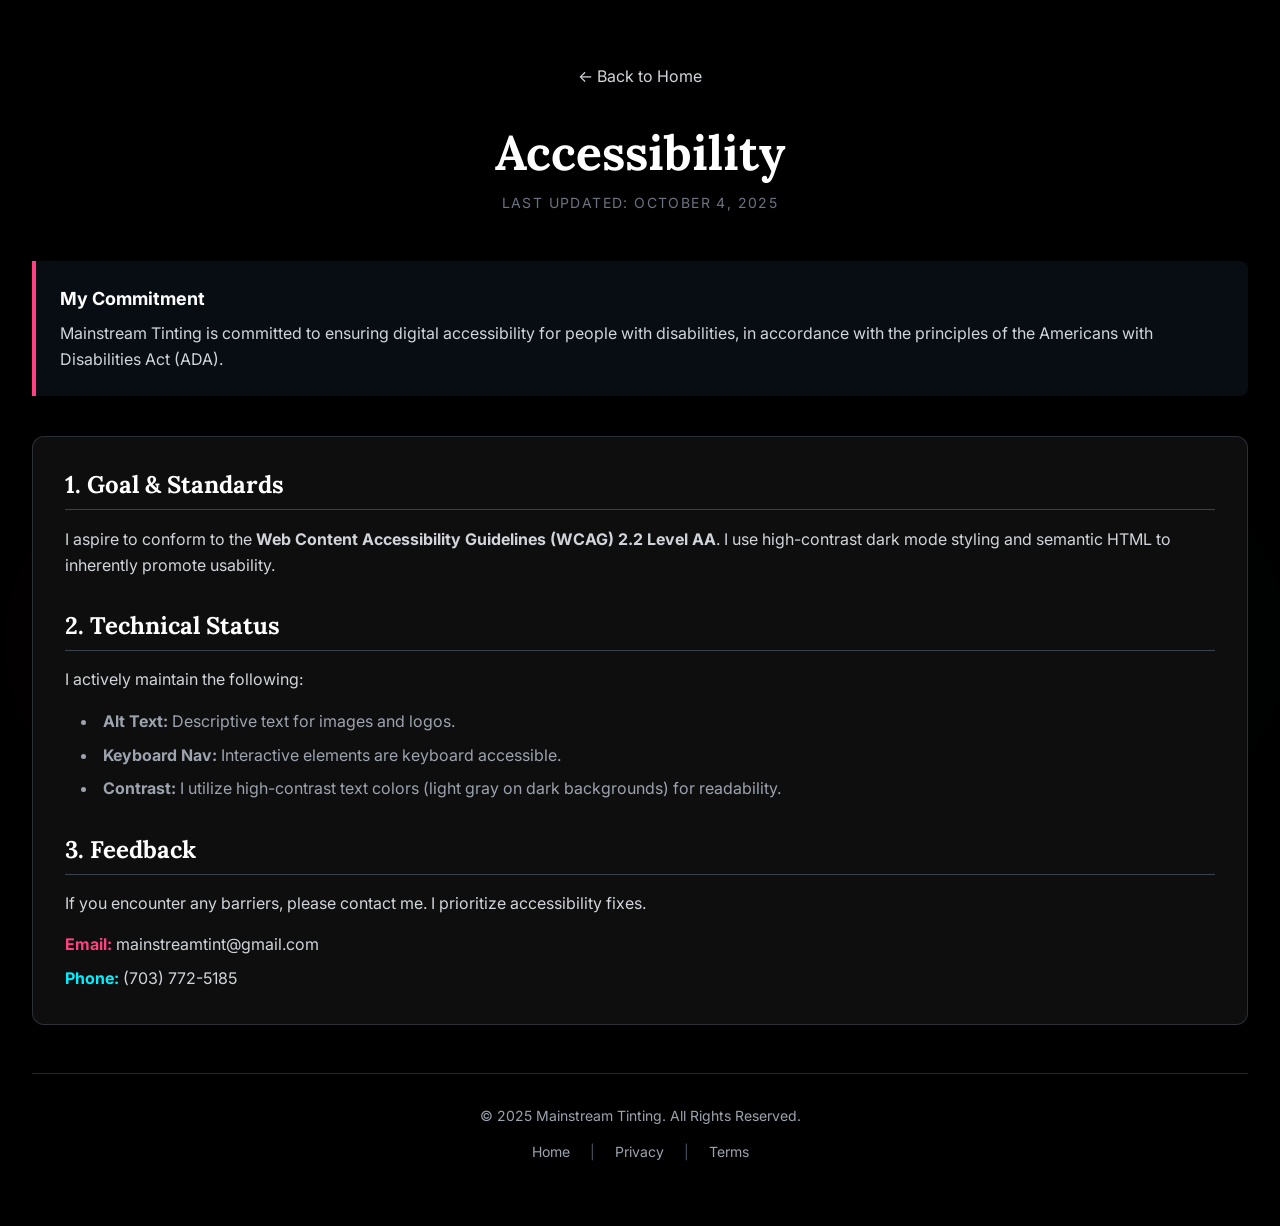
<file: Accessibility_statement.html>
<!doctype html>
<html lang="en" style="scroll-behavior: smooth">
    <head>
        <meta charset="UTF-8" />
        <meta name="viewport" content="width=device-width, initial-scale=1.0, maximum-scale=5.0, viewport-fit=cover, user-scalable=yes" />
        <title>Accessibility Statement - Mainstream Tinting</title>
        <meta name="robots" content="noindex, follow" />
        <meta name="theme-color" content="#000000" />
        
        <link rel="canonical" href="https://www.mainstream-tinting.com/Accessibility_statement.html" />
        <meta name="color-scheme" content="dark" />
        <link rel="icon" type="image/png" href="/favicon-96x96.png" sizes="96x96" />
        <link rel="icon" type="image/svg+xml" href="/favicon.svg" />
        <link rel="shortcut icon" href="/favicon.ico" />
        <link rel="manifest" href="/site.webmanifest" />
        <link href="./style.css?v=2.1" rel="stylesheet" />
        <script defer src="main.js?v=2.6"></script>

        <link rel="preconnect" href="https://fonts.googleapis.com" />
        <link rel="preconnect" href="https://fonts.gstatic.com" crossorigin />
        <link
            href="https://fonts.googleapis.com/css2?family=Inter:wght@400;500;600;700;800;900&display=swap"
            rel="stylesheet"
        />
        <link href="https://fonts.googleapis.com/css2?family=Lora:wght@700&display=swap" rel="stylesheet" />

        <style>
            body {
                font-family: "Inter", sans-serif;
                background-color: #000000;
                color: #d1d5db;
            }
            h1,
            h2,
            h3 {
                font-family: "Lora", serif;
                color: #ffffff;
            }
            .access-box {
                background-color: rgba(18, 18, 18, 0.8);
                border: 1px solid rgba(75, 85, 99, 0.5);
                border-radius: 0.75rem;
                padding: 2rem;
            }
            /* Force the mobile menu to hide until opened */
            [x-cloak] { display: none !important; }

            /* Ensure body allows scrolling */
            body { overflow-x: hidden; }

            html {
                scroll-behavior: smooth;
            }
        </style>
        
    <!-- Google tag (gtag.js) -->
    <script async src="https://www.googletagmanager.com/gtag/js?id=G-S5PJYZ1X7T"></script>
    <script>
        window.dataLayer = window.dataLayer || [];
        function gtag(){dataLayer.push(arguments);}
        gtag('js', new Date());
        gtag('config', 'G-S5PJYZ1X7T');
    </script>
</head>
    <body class="antialiased bg-brand-dark" style="touch-action: pan-y pinch-zoom; -webkit-tap-highlight-color: rgba(255, 64, 129, 0.2);">
        <div class="relative min-h-screen">
            <!-- Neon gradient background -->
            <div class="pointer-events-none fixed inset-0 opacity-5">
                <div class="absolute top-1/2 left-0 h-96 w-96 rounded-full bg-brand-pink/30 blur-2xl"></div>
                <div class="absolute top-1/2 right-0 h-96 w-96 rounded-full bg-neon-blue/20 blur-2xl"></div>
            </div>
            <div class="container relative z-10 mx-auto max-w-4xl px-4 py-16 sm:px-6 lg:px-8">
            <header class="mb-12 text-center">
                    <a href="index.html" class="mb-8 inline-block text-gray-300 transition-colors hover:text-brand-pink"
                    >&larr; Back to Home</a
                >
                    <h1 class="hero-title-neon mb-4 text-4xl font-extrabold md:text-5xl">Accessibility</h1>
                <p class="text-sm uppercase tracking-widest text-gray-500">Last updated: October 4, 2025</p>
            </header>

            <div class="mb-10 rounded-r-lg border-l-4 border-brand-pink bg-gray-900/50 p-6 shadow-lg">
                <p class="mb-2 text-lg font-bold text-white">My Commitment</p>
                <p class="text-gray-300">
                    Mainstream Tinting is committed to ensuring digital accessibility for people with disabilities, in
                    accordance with the principles of the Americans with Disabilities Act (ADA).
                </p>
            </div>

            <div class="access-box">
                <section class="mb-8">
                    <h2 class="mb-4 border-b border-gray-700 pb-2 text-2xl font-bold">1. Goal & Standards</h2>
                    <p class="mb-4 leading-relaxed">
                        I aspire to conform to the <b>Web Content Accessibility Guidelines (WCAG) 2.2 Level AA</b>. I
                        use high-contrast dark mode styling and semantic HTML to inherently promote usability.
                    </p>
                </section>

                <section class="mb-8">
                    <h2 class="mb-4 border-b border-gray-700 pb-2 text-2xl font-bold">2. Technical Status</h2>
                    <p class="mb-4">I actively maintain the following:</p>
                    <ul class="ml-4 list-inside list-disc space-y-2 text-gray-400">
                        <li><b>Alt Text:</b> Descriptive text for images and logos.</li>
                        <li><b>Keyboard Nav:</b> Interactive elements are keyboard accessible.</li>
                        <li>
                            <b>Contrast:</b> I utilize high-contrast text colors (light gray on dark backgrounds) for
                            readability.
                        </li>
                    </ul>
                </section>

                <section class="mb-0">
                    <h2 class="mb-4 border-b border-gray-700 pb-2 text-2xl font-bold">3. Feedback</h2>
                    <p class="mb-4">
                        If you encounter any barriers, please contact me. I prioritize accessibility fixes.
                    </p>
                    <ul class="ml-0 list-none space-y-2 text-gray-300">
                        <li><strong class="text-brand-pink">Email:</strong> mainstreamtint@gmail.com</li>
                        <li><strong class="text-neon-blue">Phone:</strong> (703) 772-5185</li>
                    </ul>
                </section>
            </div>

            <footer class="mt-12 border-t border-gray-800 pt-8 text-center text-sm text-gray-400">
                <p>&copy; 2025 Mainstream Tinting. All Rights Reserved.</p>
                <p class="mt-4 space-x-4">
                    <a href="index.html" class="hover:text-brand-pink transition-colors">Home</a>
                    <span class="text-gray-600">|</span>
                    <a href="Privacy_Policy.html" class="transition-colors">Privacy</a>
                    <span class="text-gray-600">|</span>
                    <a href="terms_of_service.html" class="hover:text-brand-pink transition-colors">Terms</a>
                </p>
            </footer>
        </div>
        </div>

        <button
            id="back-to-top"
            aria-label="Scroll back to top"
            class="fixed bottom-6 right-6 z-40 rounded-full bg-brand-pink p-3 text-white shadow-xl opacity-0 pointer-events-none transition-opacity duration-150 hover:bg-brand-pink-dark md:bottom-8 md:right-8"
        >
            <svg
                class="h-6 w-6"
                xmlns="http://www.w3.org/2000/svg"
                fill="none"
                viewBox="0 0 24 24"
                stroke="currentColor"
            >
                <path stroke-linecap="round" stroke-linejoin="round" stroke-width="2" d="M5 15l7-7 7 7" />
            </svg>
        </button>
    </body>
</html>
</file>
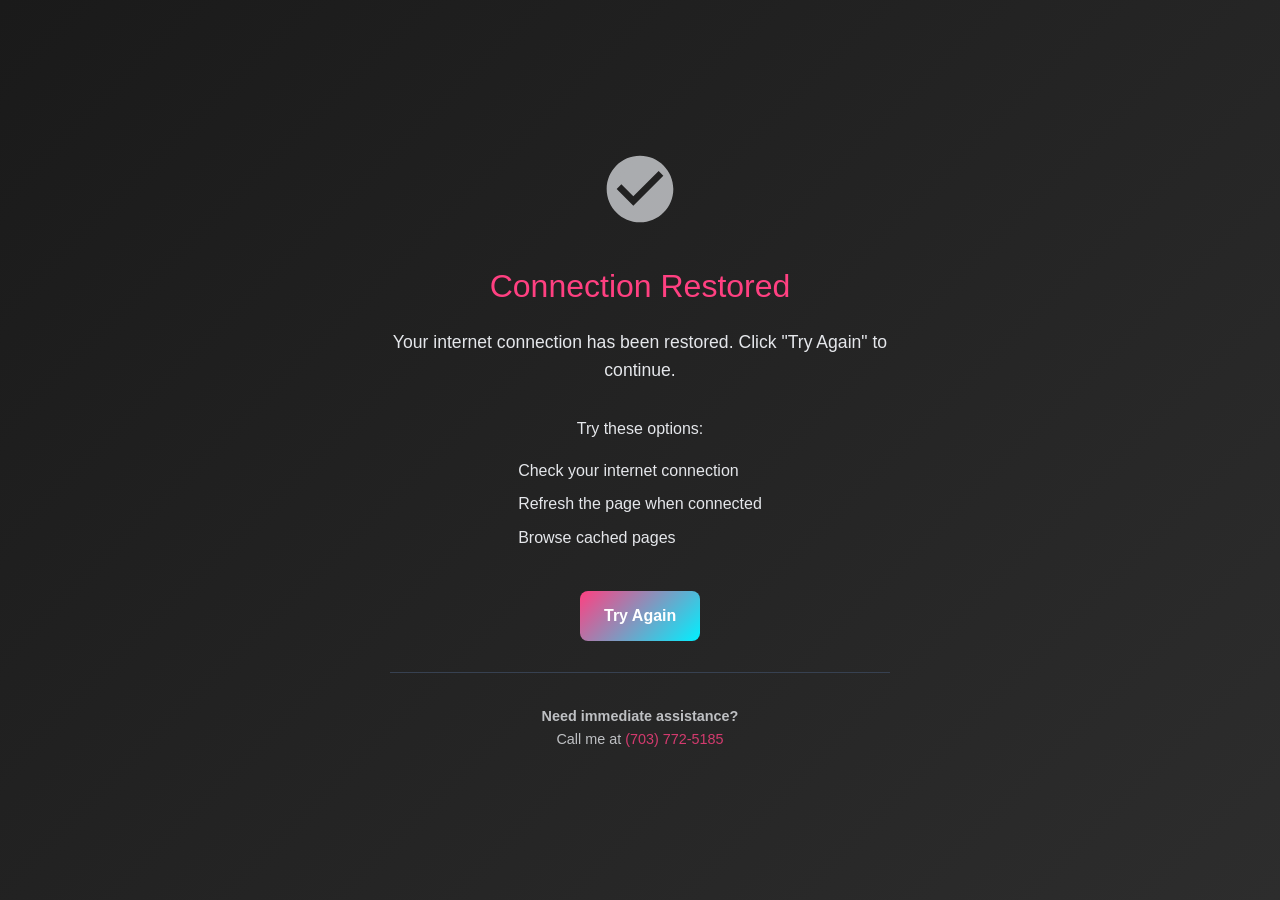
<file: offline.html>
<!doctype html>
<html lang="en">
    <head>
        <meta charset="UTF-8" />
        <meta name="viewport" content="width=device-width, initial-scale=1.0" />
        <title>Offline - Mainstream Tinting</title>
        <meta name="theme-color" content="#000000" />
        
        <link rel="canonical" href="https://www.mainstream-tinting.com/offline.html" />
        <link href="./style.css" rel="stylesheet" />
        <style>
            .offline-container {
                min-height: 100vh;
                display: flex;
                align-items: center;
                justify-content: center;
                padding: 2rem;
                background: linear-gradient(135deg, #1a1a1a 0%, #2d2d2d 100%);
            }
            .offline-content {
                text-align: center;
                max-width: 500px;
                color: #e5e7eb;
            }
            .offline-icon {
                width: 80px;
                height: 80px;
                margin: 0 auto 2rem;
                opacity: 0.7;
            }
            .retry-btn {
                background: linear-gradient(135deg, #ff4081 0%, #00f0ff 100%);
                color: white;
                padding: 12px 24px;
                border: none;
                border-radius: 8px;
                font-weight: 600;
                cursor: pointer;
                transition: transform 0.2s;
            }
            .retry-btn:hover {
                transform: translateY(-2px);
            }
        </style>
        
    <!-- Google tag (gtag.js) -->
    <script async src="https://www.googletagmanager.com/gtag/js?id=G-S5PJYZ1X7T"></script>
    <script>
        window.dataLayer = window.dataLayer || [];
        function gtag(){dataLayer.push(arguments);}
        gtag('js', new Date());
        gtag('config', 'G-S5PJYZ1X7T');
    </script>
</head>
    <body>
        <div class="offline-container">
            <div class="offline-content">
                <div class="offline-icon">
                    <svg viewBox="0 0 24 24" fill="currentColor" aria-label="Offline status icon">
                        <path d="M12 2C6.48 2 2 6.48 2 12s4.48 10 10 10 10-4.48 10-10S17.52 2 12 2zm-2 15l-5-5 1.41-1.41L10 14.17l7.59-7.59L19 8l-9 9z"/>
                    </svg>
                </div>
                
                <h1 style="font-size: 2rem; margin-bottom: 1rem; color: #ff4081;">You're Offline</h1>
                
                <p style="margin-bottom: 2rem; font-size: 1.1rem; line-height: 1.6;">
                    No internet connection detected. Some content may not be available, but you can still browse cached pages.
                </p>
                
                <div style="margin-bottom: 2rem;">
                    <p style="margin-bottom: 1rem;">Try these options:</p>
                    <ul style="text-align: left; display: inline-block;">
                        <li style="margin-bottom: 0.5rem;">Check your internet connection</li>
                        <li style="margin-bottom: 0.5rem;">Refresh the page when connected</li>
                        <li style="margin-bottom: 0.5rem;">Browse cached pages</li>
                    </ul>
                </div>
                
                <button class="retry-btn" onclick="window.location.reload()" aria-label="Retry loading the page">
                    Try Again
                </button>
                
                <div style="margin-top: 2rem; padding-top: 2rem; border-top: 1px solid #374151;">
                    <p style="font-size: 0.9rem; opacity: 0.8;">
                        <strong>Need immediate assistance?</strong><br>
                        Call me at <a href="tel:7037725185" style="color: #ff4081;">(703) 772-5185</a>
                    </p>
                </div>
            </div>
        </div>

        <script>
            // Check for connection and redirect when back online
            window.addEventListener('online', () => {
                window.location.reload();
            });
            
            // Update status
            if (navigator.onLine) {
                document.querySelector('h1').textContent = 'Connection Restored';
                document.querySelector('p').textContent = 'Your internet connection has been restored. Click "Try Again" to continue.';
            }
        </script>
    </body>
</html>
</file>
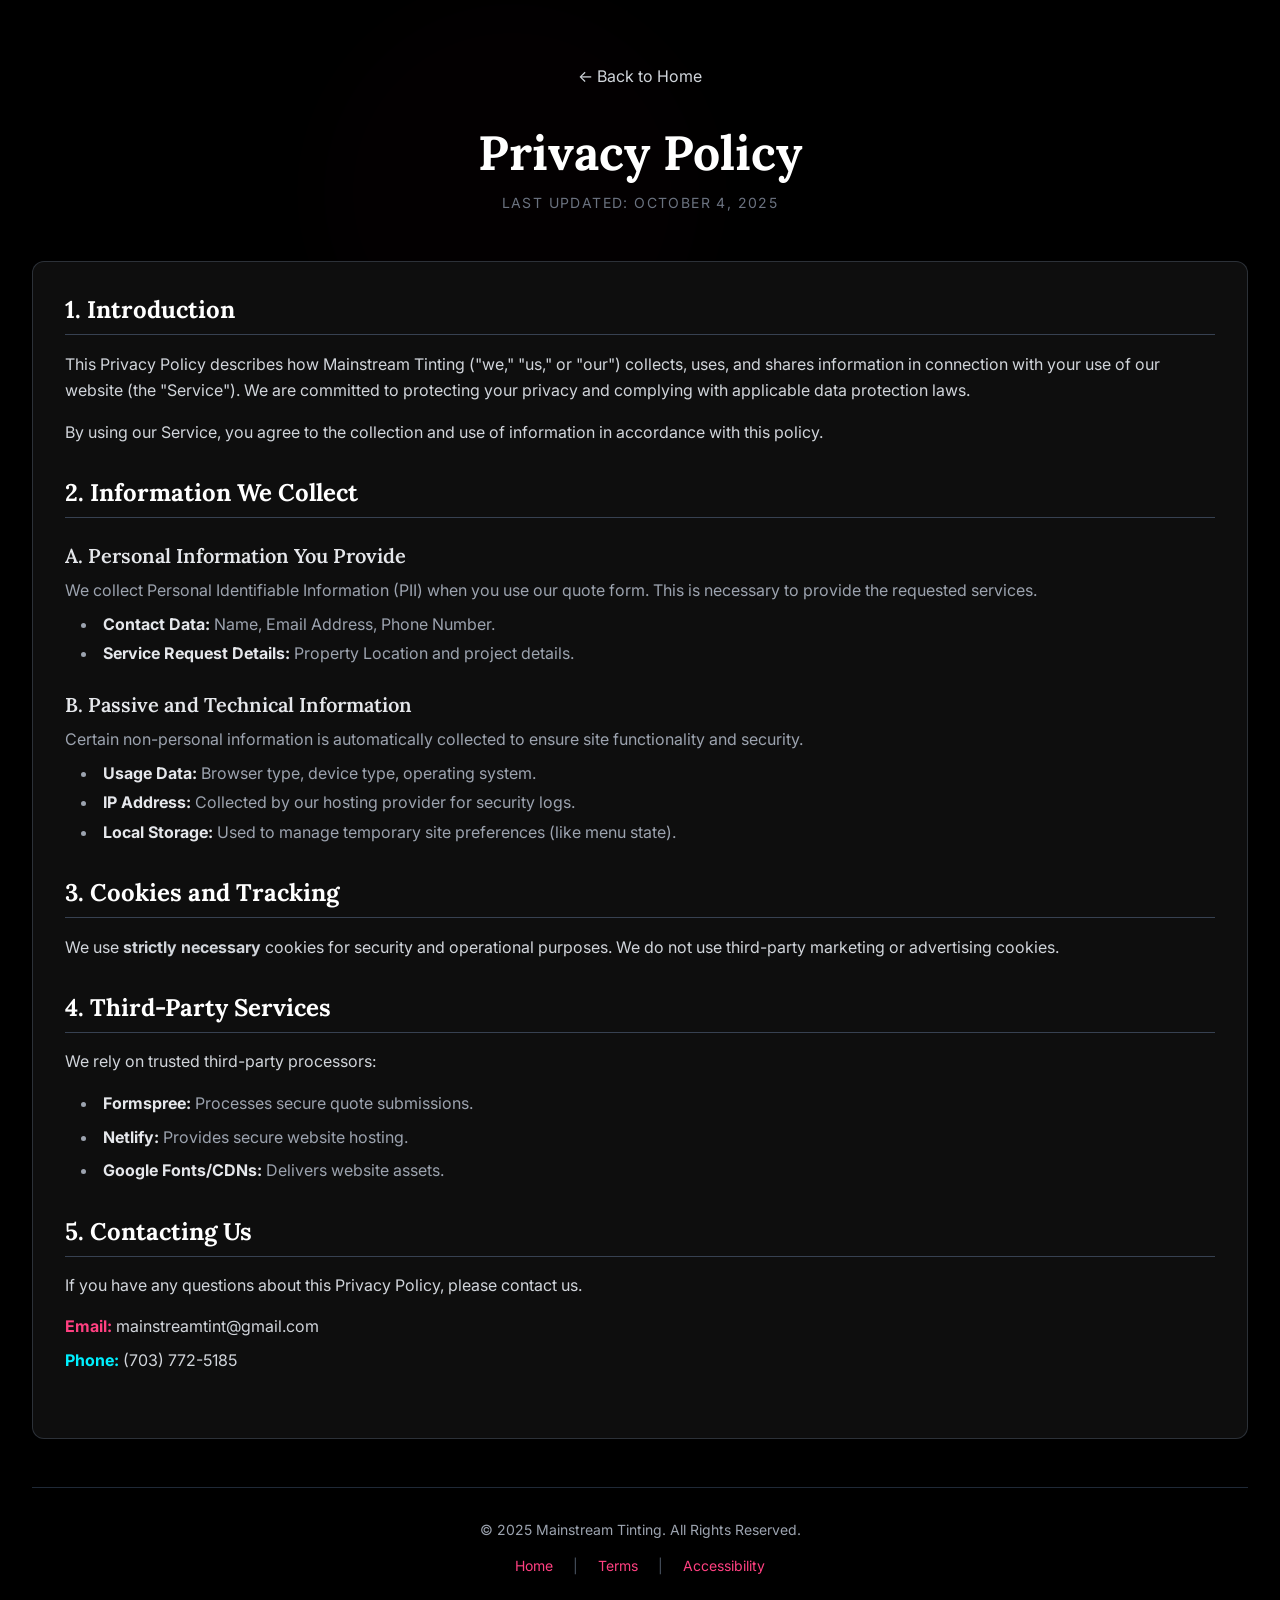
<file: Privacy_Policy.html>
<!doctype html>
<html lang="en" style="scroll-behavior: smooth">
    <head>
        <meta charset="UTF-8" />
        <meta name="viewport" content="width=device-width, initial-scale=1.0, maximum-scale=5.0, viewport-fit=cover, user-scalable=yes" />
        <title>Privacy Policy - Mainstream Tinting</title>
        <meta name="robots" content="noindex, follow" />
        <meta name="theme-color" content="#000000" />
        
        <link rel="canonical" href="https://www.mainstream-tinting.com/Privacy_Policy.html" />
        <meta name="color-scheme" content="dark" />
        <link rel="icon" type="image/png" href="/favicon-96x96.png" sizes="96x96" />
        <link rel="icon" type="image/svg+xml" href="/favicon.svg" />
        <link rel="shortcut icon" href="/favicon.ico" />
        <link rel="manifest" href="/site.webmanifest" />
        <link href="./style.css?v=2.1" rel="stylesheet" />
        <script defer src="main.js?v=2.6"></script>

        <link rel="preconnect" href="https://fonts.googleapis.com" />
        <link rel="preconnect" href="https://fonts.gstatic.com" crossorigin />
        <link
            href="https://fonts.googleapis.com/css2?family=Inter:wght@400;500;600;700;800;900&display=swap"
            rel="stylesheet"
        />
        <link href="https://fonts.googleapis.com/css2?family=Lora:wght@700&display=swap" rel="stylesheet" />

        <style>
            body {
                font-family: "Inter", sans-serif;
                background-color: #000000;
                color: #d1d5db;
            }
            h1,
            h2,
            h3 {
                font-family: "Lora", serif;
                color: #ffffff;
            }
            a {
                color: #FF4081;
                text-decoration: none;
                transition: color 0.2s;
            }
            a:hover {
                color: #00F0FF;
                text-decoration: underline;
            }
            .policy-box {
                background-color: rgba(18, 18, 18, 0.8);
                border: 1px solid rgba(75, 85, 99, 0.5);
                border-radius: 0.75rem;
                padding: 2rem;
                margin-bottom: 2rem;
            }
            /* Force the mobile menu to hide until opened */
            [x-cloak] { display: none !important; }

            /* Ensure body allows scrolling */
            body { overflow-x: hidden; }

            html {
                scroll-behavior: smooth;
            }
        </style>
        
    <!-- Google tag (gtag.js) -->
    <script async src="https://www.googletagmanager.com/gtag/js?id=G-S5PJYZ1X7T"></script>
    <script>
        window.dataLayer = window.dataLayer || [];
        function gtag(){dataLayer.push(arguments);}
        gtag('js', new Date());
        gtag('config', 'G-S5PJYZ1X7T');
    </script>
</head>
    <body class="antialiased bg-brand-dark" style="touch-action: pan-y pinch-zoom; -webkit-tap-highlight-color: rgba(255, 64, 129, 0.2);">
        <div class="relative min-h-screen">
            <!-- Neon gradient background -->
            <div class="pointer-events-none fixed inset-0 opacity-5">
                <div class="absolute top-0 left-1/4 h-96 w-96 rounded-full bg-brand-pink/30 blur-2xl"></div>
                <div class="absolute bottom-0 right-1/4 h-96 w-96 rounded-full bg-neon-blue/20 blur-2xl"></div>
            </div>
            <div class="container relative z-10 mx-auto max-w-4xl px-4 py-16 sm:px-6 lg:px-8">
                <header class="mb-12 text-center">
                    <a href="index.html" class="mb-8 inline-block text-gray-300 transition-colors hover:text-brand-pink"
                        >&larr; Back to Home</a
                    >
                    <h1 class="hero-title-neon mb-4 text-4xl font-extrabold md:text-5xl">Privacy Policy</h1>
                <p class="text-sm uppercase tracking-widest text-gray-500">Last updated: October 4, 2025</p>
            </header>

            <div class="policy-box">
                <section class="mb-8">
                    <h2 class="mb-4 border-b border-gray-700 pb-2 text-2xl font-bold">1. Introduction</h2>
                    <p class="mb-4 leading-relaxed">
                        This Privacy Policy describes how Mainstream Tinting ("we," "us," or "our") collects, uses, and
                        shares information in connection with your use of our website (the "Service"). We are committed
                        to protecting your privacy and complying with applicable data protection laws.
                    </p>
                    <p class="leading-relaxed">
                        By using our Service, you agree to the collection and use of information in accordance with this
                        policy.
                    </p>
                </section>

                <section class="mb-8">
                    <h2 class="mb-4 border-b border-gray-700 pb-2 text-2xl font-bold">2. Information We Collect</h2>

                    <h3 class="mb-2 mt-6 text-xl font-semibold text-gray-200">A. Personal Information You Provide</h3>
                    <p class="mb-2 text-gray-400">
                        We collect Personal Identifiable Information (PII) when you use our quote form. This is
                        necessary to provide the requested services.
                    </p>
                    <ul class="ml-4 list-inside list-disc space-y-1 text-gray-400">
                        <li><strong class="text-gray-200">Contact Data:</strong> Name, Email Address, Phone Number.</li>
                        <li>
                            <strong class="text-gray-200">Service Request Details:</strong> Property Location and
                            project details.
                        </li>
                    </ul>

                    <h3 class="mb-2 mt-6 text-xl font-semibold text-gray-200">B. Passive and Technical Information</h3>
                    <p class="mb-2 text-gray-400">
                        Certain non-personal information is automatically collected to ensure site functionality and
                        security.
                    </p>
                    <ul class="ml-4 list-inside list-disc space-y-1 text-gray-400">
                        <li>
                            <strong class="text-gray-200">Usage Data:</strong> Browser type, device type, operating
                            system.
                        </li>
                        <li>
                            <strong class="text-gray-200">IP Address:</strong> Collected by our hosting provider for
                            security logs.
                        </li>
                        <li>
                            <strong class="text-gray-200">Local Storage:</strong> Used to manage temporary site
                            preferences (like menu state).
                        </li>
                    </ul>
                </section>

                <section class="mb-8">
                    <h2 class="mb-4 border-b border-gray-700 pb-2 text-2xl font-bold">3. Cookies and Tracking</h2>
                    <p class="mb-4 leading-relaxed">
                        We use <b>strictly necessary</b> cookies for security and operational purposes. We do not use
                        third-party marketing or advertising cookies.
                    </p>
                </section>

                <section class="mb-8">
                    <h2 class="mb-4 border-b border-gray-700 pb-2 text-2xl font-bold">4. Third-Party Services</h2>
                    <p class="mb-4">We rely on trusted third-party processors:</p>
                    <ul class="ml-4 list-inside list-disc space-y-2 text-gray-400">
                        <li><strong class="text-gray-200">Formspree:</strong> Processes secure quote submissions.</li>
                        <li><strong class="text-gray-200">Netlify:</strong> Provides secure website hosting.</li>
                        <li><strong class="text-gray-200">Google Fonts/CDNs:</strong> Delivers website assets.</li>
                    </ul>
                </section>

                <section class="mb-8">
                    <h2 class="mb-4 border-b border-gray-700 pb-2 text-2xl font-bold">5. Contacting Us</h2>
                    <p class="mb-4">If you have any questions about this Privacy Policy, please contact us.</p>
                    <ul class="ml-0 list-none space-y-2 text-gray-300">
                        <li><strong class="text-brand-pink">Email:</strong> mainstreamtint@gmail.com</li>
                        <li><strong class="text-neon-blue">Phone:</strong> (703) 772-5185</li>
                    </ul>
                </section>
            </div>

            <footer class="mt-12 border-t border-gray-800 pt-8 text-center text-sm text-gray-400">
                <p>&copy; 2025 Mainstream Tinting. All Rights Reserved.</p>
                <p class="mt-4 space-x-4">
                    <a href="index.html" class="hover:text-brand-pink transition-colors">Home</a>
                    <span class="text-gray-600">|</span>
                    <a href="terms_of_service.html" class="transition-colors">Terms</a>
                    <span class="text-gray-600">|</span>
                    <a href="Accessibility_statement.html" class="hover:text-brand-pink transition-colors">Accessibility</a>
                </p>
            </footer>
        </div>
        </div>

        <button
            id="back-to-top"
            aria-label="Scroll back to top"
            class="fixed bottom-6 right-6 z-40 rounded-full bg-brand-pink p-3 text-white shadow-xl opacity-0 pointer-events-none transition-opacity duration-150 hover:bg-brand-pink-dark md:bottom-8 md:right-8"
        >
            <svg
                class="h-6 w-6"
                xmlns="http://www.w3.org/2000/svg"
                fill="none"
                viewBox="0 0 24 24"
                stroke="currentColor"
            >
                <path stroke-linecap="round" stroke-linejoin="round" stroke-width="2" d="M5 15l7-7 7 7" />
            </svg>
        </button>
    </body>
</html>
</file>
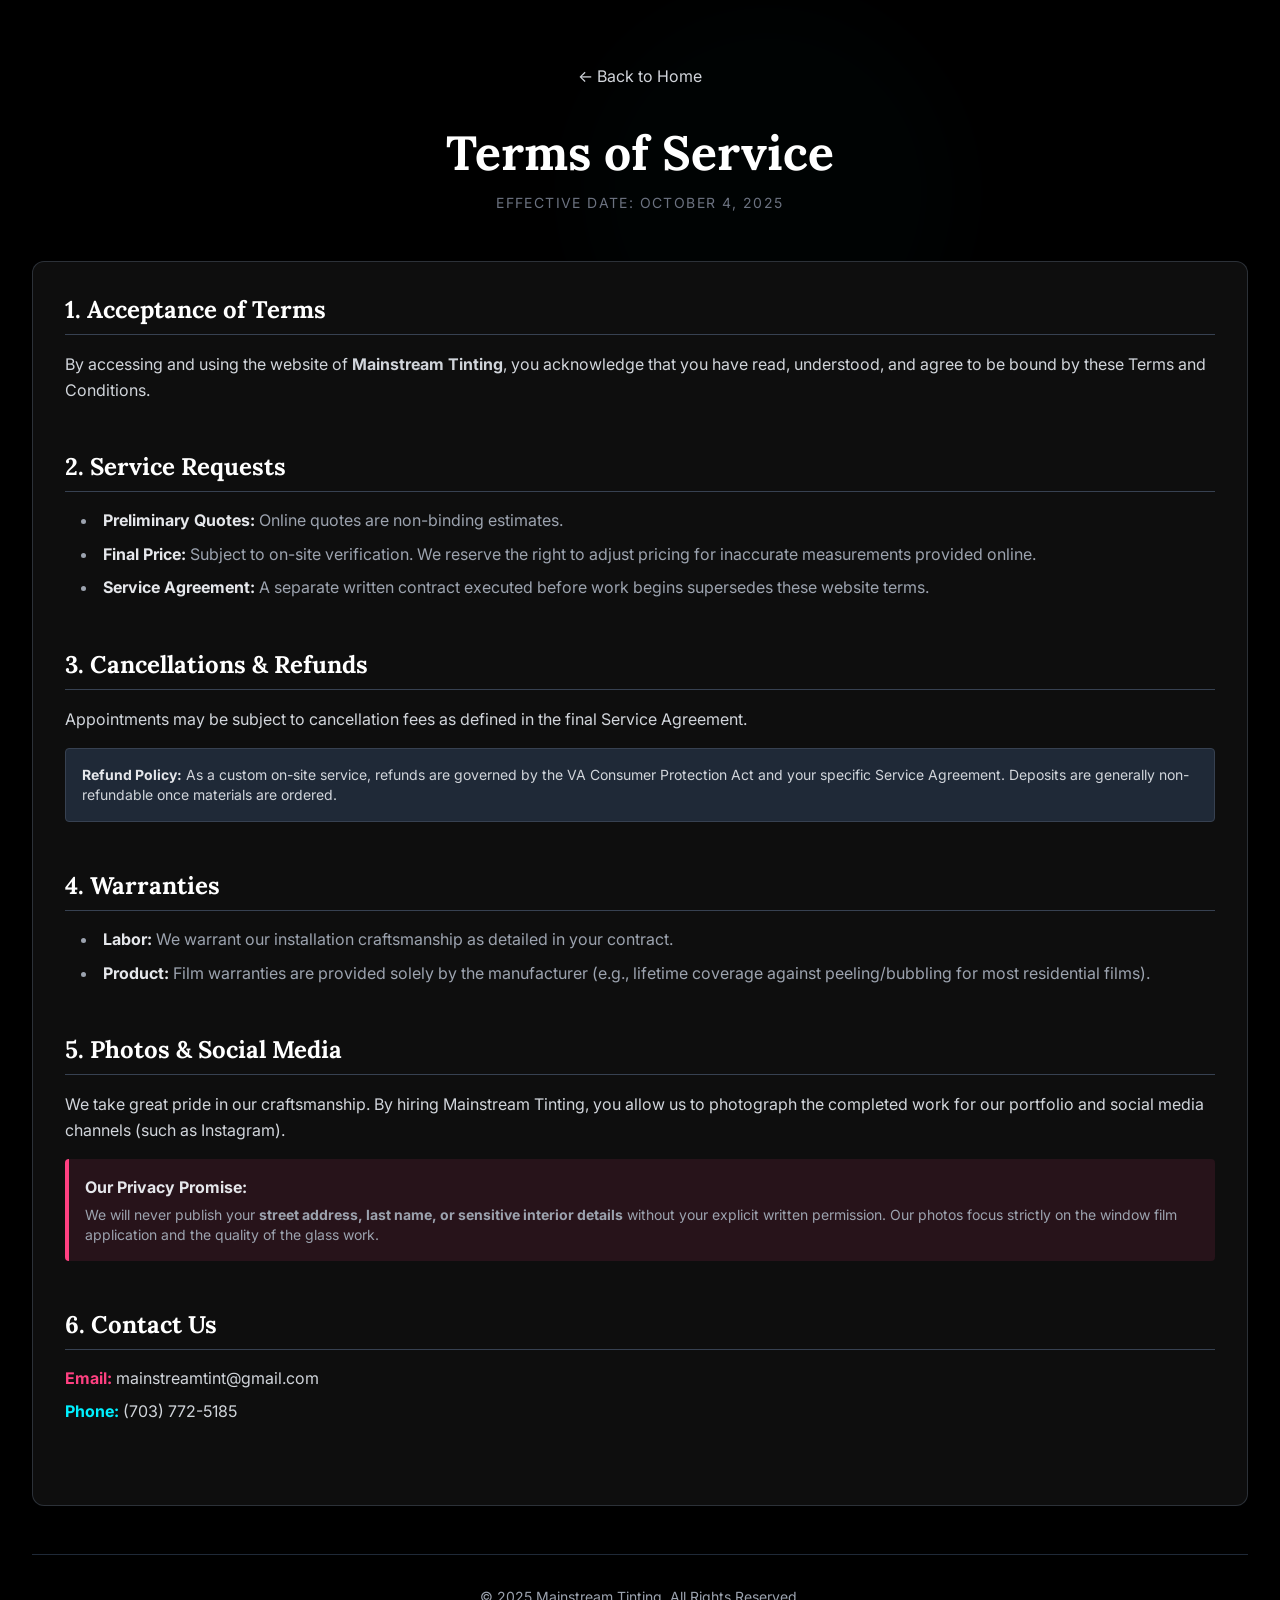
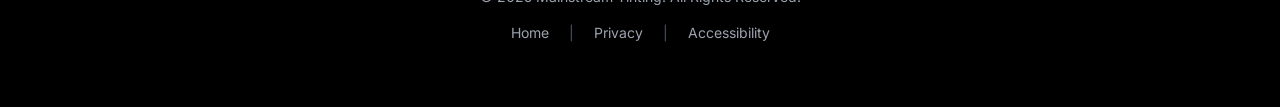
<file: terms_of_service.html>
<!doctype html>
<html lang="en" style="scroll-behavior: smooth">
    <head>
        <meta charset="UTF-8" />
        <meta name="viewport" content="width=device-width, initial-scale=1.0, maximum-scale=5.0, viewport-fit=cover, user-scalable=yes" />
        <title>Terms of Service - Mainstream Tinting</title>
        <meta name="robots" content="noindex, follow" />
        <meta name="theme-color" content="#000000" />
        
        <link rel="canonical" href="https://www.mainstream-tinting.com/terms_of_service.html" />
        <meta name="color-scheme" content="dark" />
        <link rel="icon" type="image/png" href="/favicon-96x96.png" sizes="96x96" />
        <link rel="icon" type="image/svg+xml" href="/favicon.svg" />
        <link rel="shortcut icon" href="/favicon.ico" />
        <link rel="manifest" href="/site.webmanifest" />
        <link href="./style.css?v=2.1" rel="stylesheet" />
        <script defer src="main.js?v=2.6"></script>

        <link rel="preconnect" href="https://fonts.googleapis.com" />
        <link rel="preconnect" href="https://fonts.gstatic.com" crossorigin />
        <link
            href="https://fonts.googleapis.com/css2?family=Inter:wght@400;500;600;700;800;900&display=swap"
            rel="stylesheet"
        />
        <link href="https://fonts.googleapis.com/css2?family=Lora:wght@700&display=swap" rel="stylesheet" />

        <style>
            body {
                font-family: "Inter", sans-serif;
                background-color: #000000;
                color: #d1d5db;
            }
            h1,
            h2,
            h3 {
                font-family: "Lora", serif;
                color: #ffffff;
            }
            .content-section {
                scroll-margin-top: 7rem;
                margin-bottom: 3rem;
            }
            .terms-box {
                background-color: rgba(18, 18, 18, 0.8);
                border: 1px solid rgba(75, 85, 99, 0.5);
                border-radius: 0.75rem;
                padding: 2rem;
            }
            li {
                margin-bottom: 0.5rem;
            }
            strong {
                color: #e5e7eb;
            }
            /* Highlight box for the privacy promise */
            .privacy-promise {
                background-color: rgba(255, 64, 129, 0.1);
                border-left: 4px solid #FF4081;
                padding: 1rem;
                border-radius: 0.25rem;
                margin-top: 1rem;
            }
            /* Force the mobile menu to hide until opened */
            [x-cloak] { display: none !important; }

            /* Ensure body allows scrolling */
            body { overflow-x: hidden; }

            html {
                scroll-behavior: smooth;
            }
        </style>
        
    <!-- Google tag (gtag.js) -->
    <script async src="https://www.googletagmanager.com/gtag/js?id=G-S5PJYZ1X7T"></script>
    <script>
        window.dataLayer = window.dataLayer || [];
        function gtag(){dataLayer.push(arguments);}
        gtag('js', new Date());
        gtag('config', 'G-S5PJYZ1X7T');
    </script>
</head>
    <body class="antialiased bg-brand-dark" style="touch-action: pan-y pinch-zoom; -webkit-tap-highlight-color: rgba(255, 64, 129, 0.2);">
        <div class="relative min-h-screen">
            <!-- Neon gradient background -->
            <div class="pointer-events-none fixed inset-0 opacity-5">
                <div class="absolute top-0 right-1/4 h-96 w-96 rounded-full bg-neon-blue/30 blur-2xl"></div>
                <div class="absolute bottom-0 left-1/4 h-96 w-96 rounded-full bg-brand-pink/20 blur-2xl"></div>
            </div>
            <div class="container relative z-10 mx-auto max-w-4xl px-4 py-16 sm:px-6 lg:px-8">
                <header class="mb-12 text-center">
                    <a href="index.html" class="mb-8 inline-block text-gray-300 transition-colors"
                        >&larr; Back to Home</a
                    >
                    <h1 class="hero-title-neon mb-4 text-4xl font-extrabold md:text-5xl">Terms of Service</h1>
                <p class="text-sm uppercase tracking-widest text-gray-500">Effective Date: October 4, 2025</p>
            </header>

            <div class="terms-box">
                <section id="acceptance" class="content-section">
                    <h2 class="mb-4 border-b border-gray-700 pb-2 text-2xl font-bold">1. Acceptance of Terms</h2>
                    <p class="leading-relaxed">
                        By accessing and using the website of <b>Mainstream Tinting</b>, you acknowledge that you have
                        read, understood, and agree to be bound by these Terms and Conditions.
                    </p>
                </section>

                <section id="services" class="content-section">
                    <h2 class="mb-4 border-b border-gray-700 pb-2 text-2xl font-bold">2. Service Requests</h2>
                    <ul class="ml-4 list-inside list-disc text-gray-400">
                        <li><strong>Preliminary Quotes:</strong> Online quotes are non-binding estimates.</li>
                        <li>
                            <strong>Final Price:</strong> Subject to on-site verification. We reserve the right to
                            adjust pricing for inaccurate measurements provided online.
                        </li>
                        <li>
                            <strong>Service Agreement:</strong> A separate written contract executed before work begins
                            supersedes these website terms.
                        </li>
                    </ul>
                </section>

                <section id="cancellations" class="content-section">
                    <h2 class="mb-4 border-b border-gray-700 pb-2 text-2xl font-bold">3. Cancellations & Refunds</h2>
                    <p class="mb-4 leading-relaxed">
                        Appointments may be subject to cancellation fees as defined in the final Service Agreement.
                    </p>
                    <div class="rounded border border-gray-700 bg-gray-800 p-4 text-sm">
                        <strong>Refund Policy:</strong> As a custom on-site service, refunds are governed by the VA
                        Consumer Protection Act and your specific Service Agreement. Deposits are generally
                        non-refundable once materials are ordered.
                    </div>
                </section>

                <section id="warranties" class="content-section">
                    <h2 class="mb-4 border-b border-gray-700 pb-2 text-2xl font-bold">4. Warranties</h2>
                    <ul class="ml-4 list-inside list-disc text-gray-400">
                        <li>
                            <strong>Labor:</strong> We warrant our installation craftsmanship as detailed in your
                            contract.
                        </li>
                        <li>
                            <strong>Product:</strong> Film warranties are provided solely by the manufacturer (e.g.,
                            lifetime coverage against peeling/bubbling for most residential films).
                        </li>
                    </ul>
                </section>

                <section id="media" class="content-section">
                    <h2 class="mb-4 border-b border-gray-700 pb-2 text-2xl font-bold">5. Photos & Social Media</h2>
                    <p class="mb-4 leading-relaxed">
                        We take great pride in our craftsmanship. By hiring Mainstream Tinting, you allow us to
                        photograph the completed work for our portfolio and social media channels (such as Instagram).
                    </p>

                    <div class="privacy-promise">
                        <p class="mb-1 font-bold text-gray-200">Our Privacy Promise:</p>
                        <p class="text-sm text-gray-400">
                            We will never publish your
                            <b>street address, last name, or sensitive interior details</b> without your explicit
                            written permission. Our photos focus strictly on the window film application and the quality
                            of the glass work.
                        </p>
                    </div>
                </section>

                <section id="contact" class="content-section mb-0">
                    <h2 class="mb-4 border-b border-gray-700 pb-2 text-2xl font-bold">6. Contact Us</h2>
                    <ul class="ml-0 list-none space-y-2 text-gray-300">
                        <li><strong class="text-brand-pink">Email:</strong> mainstreamtint@gmail.com</li>
                        <li><strong class="text-neon-blue">Phone:</strong> (703) 772-5185</li>
                    </ul>
                </section>
            </div>

            <footer class="mt-12 border-t border-gray-800 pt-8 text-center text-sm text-gray-400">
                <p>&copy; 2025 Mainstream Tinting. All Rights Reserved.</p>
                <p class="mt-4 space-x-4">
                    <a href="index.html" class="hover:text-brand-pink transition-colors">Home</a>
                    <span class="text-gray-600">|</span>
                    <a href="Privacy_Policy.html" class="transition-colors">Privacy</a>
                    <span class="text-gray-600">|</span>
                    <a href="Accessibility_statement.html" class="hover:text-brand-pink transition-colors">Accessibility</a>
                </p>
            </footer>
        </div>
        </div>

        <button
            id="back-to-top"
            aria-label="Scroll back to top"
            class="fixed bottom-6 right-6 z-40 rounded-full bg-brand-pink p-3 text-white shadow-xl opacity-0 pointer-events-none transition-opacity duration-150 hover:bg-brand-pink-dark md:bottom-8 md:right-8"
        >
            <svg
                class="h-6 w-6"
                xmlns="http://www.w3.org/2000/svg"
                fill="none"
                viewBox="0 0 24 24"
                stroke="currentColor"
            >
                <path stroke-linecap="round" stroke-linejoin="round" stroke-width="2" d="M5 15l7-7 7 7" />
            </svg>
        </button>
    </body>
</html>
</file>
<file: style.css>
[x-cloak]{display:none!important}*,:after,:before{--tw-border-spacing-x:0;--tw-border-spacing-y:0;--tw-translate-x:0;--tw-translate-y:0;--tw-rotate:0;--tw-skew-x:0;--tw-skew-y:0;--tw-scale-x:1;--tw-scale-y:1;--tw-pan-x: ;--tw-pan-y: ;--tw-pinch-zoom: ;--tw-scroll-snap-strictness:proximity;--tw-gradient-from-position: ;--tw-gradient-via-position: ;--tw-gradient-to-position: ;--tw-ordinal: ;--tw-slashed-zero: ;--tw-numeric-figure: ;--tw-numeric-spacing: ;--tw-numeric-fraction: ;--tw-ring-inset: ;--tw-ring-offset-width:0px;--tw-ring-offset-color:#fff;--tw-ring-color:rgba(59,130,246,.5);--tw-ring-offset-shadow:0 0 #0000;--tw-ring-shadow:0 0 #0000;--tw-shadow:0 0 #0000;--tw-shadow-colored:0 0 #0000;--tw-blur: ;--tw-brightness: ;--tw-contrast: ;--tw-grayscale: ;--tw-hue-rotate: ;--tw-invert: ;--tw-saturate: ;--tw-sepia: ;--tw-drop-shadow: ;--tw-backdrop-blur: ;--tw-backdrop-brightness: ;--tw-backdrop-contrast: ;--tw-backdrop-grayscale: ;--tw-backdrop-hue-rotate: ;--tw-backdrop-invert: ;--tw-backdrop-opacity: ;--tw-backdrop-saturate: ;--tw-backdrop-sepia: ;--tw-contain-size: ;--tw-contain-layout: ;--tw-contain-paint: ;--tw-contain-style: }::backdrop{--tw-border-spacing-x:0;--tw-border-spacing-y:0;--tw-translate-x:0;--tw-translate-y:0;--tw-rotate:0;--tw-skew-x:0;--tw-skew-y:0;--tw-scale-x:1;--tw-scale-y:1;--tw-pan-x: ;--tw-pan-y: ;--tw-pinch-zoom: ;--tw-scroll-snap-strictness:proximity;--tw-gradient-from-position: ;--tw-gradient-via-position: ;--tw-gradient-to-position: ;--tw-ordinal: ;--tw-slashed-zero: ;--tw-numeric-figure: ;--tw-numeric-spacing: ;--tw-numeric-fraction: ;--tw-ring-inset: ;--tw-ring-offset-width:0px;--tw-ring-offset-color:#fff;--tw-ring-color:rgba(59,130,246,.5);--tw-ring-offset-shadow:0 0 #0000;--tw-ring-shadow:0 0 #0000;--tw-shadow:0 0 #0000;--tw-shadow-colored:0 0 #0000;--tw-blur: ;--tw-brightness: ;--tw-contrast: ;--tw-grayscale: ;--tw-hue-rotate: ;--tw-invert: ;--tw-saturate: ;--tw-sepia: ;--tw-drop-shadow: ;--tw-backdrop-blur: ;--tw-backdrop-brightness: ;--tw-backdrop-contrast: ;--tw-backdrop-grayscale: ;--tw-backdrop-hue-rotate: ;--tw-backdrop-invert: ;--tw-backdrop-opacity: ;--tw-backdrop-saturate: ;--tw-backdrop-sepia: ;--tw-contain-size: ;--tw-contain-layout: ;--tw-contain-paint: ;--tw-contain-style: }

/*! tailwindcss v3.4.18 | MIT License | https://tailwindcss.com*/*,:after,:before{box-sizing:border-box;border:0 solid #e5e7eb}:after,:before{--tw-content:""}:host,html{line-height:1.5;-webkit-text-size-adjust:100%;-moz-tab-size:4;-o-tab-size:4;tab-size:4;font-family:Inter,sans-serif;font-feature-settings:normal;font-variation-settings:normal;-webkit-tap-highlight-color:transparent}body{margin:0;line-height:inherit}hr{height:0;color:inherit;border-top-width:1px}abbr:where([title]){-webkit-text-decoration:underline dotted;text-decoration:underline dotted}h1,h2,h3,h4,h5,h6{font-size:inherit;font-weight:inherit}a{color:inherit;text-decoration:inherit}b,strong{font-weight:bolder}code,kbd,pre,samp{font-family:ui-monospace,SFMono-Regular,Menlo,Monaco,Consolas,Liberation Mono,Courier New,monospace;font-feature-settings:normal;font-variation-settings:normal;font-size:1em}small{font-size:80%}sub,sup{font-size:75%;line-height:0;position:relative;vertical-align:baseline}sub{bottom:-.25em}sup{top:-.5em}table{text-indent:0;border-color:inherit;border-collapse:collapse}button,input,optgroup,select,textarea{font-family:inherit;font-feature-settings:inherit;font-variation-settings:inherit;font-size:100%;font-weight:inherit;line-height:inherit;letter-spacing:inherit;color:inherit;margin:0;padding:0}button,select{text-transform:none}button,input:where([type=button]),input:where([type=reset]),input:where([type=submit]){-webkit-appearance:button;background-color:transparent;background-image:none}:-moz-focusring{outline:auto}:-moz-ui-invalid{box-shadow:none}progress{vertical-align:baseline}::-webkit-inner-spin-button,::-webkit-outer-spin-button{height:auto}[type=search]{-webkit-appearance:textfield;outline-offset:-2px}::-webkit-search-decoration{-webkit-appearance:none}::-webkit-file-upload-button{-webkit-appearance:button;font:inherit}summary{display:list-item}blockquote,dd,dl,figure,h1,h2,h3,h4,h5,h6,hr,p,pre{margin:0}fieldset{margin:0}fieldset,legend{padding:0}menu,ol,ul{list-style:none;margin:0;padding:0}dialog{padding:0}textarea{resize:vertical}input::-moz-placeholder,textarea::-moz-placeholder{opacity:1;color:#9ca3af}input::placeholder,textarea::placeholder{opacity:1;color:#9ca3af}[role=button],button{cursor:pointer}:disabled{cursor:default}audio,canvas,embed,iframe,img,object,svg,video{display:block;vertical-align:middle}img,video{max-width:100%;height:auto}[hidden]:where(:not([hidden=until-found])){display:none}.container{width:100%}@media (min-width:640px){.container{max-width:640px}}@media (min-width:768px){.container{max-width:768px}}@media (min-width:1024px){.container{max-width:1024px}}@media (min-width:1280px){.container{max-width:1280px}}@media (min-width:1536px){.container{max-width:1536px}}.frosted-glass{background:rgba(17,24,39,.9);border:1px solid hsla(0,0%,100%,.1)}.frosted-glass,.frosted-glass-light{transform:translateZ(0);contain:layout style paint}.frosted-glass-light{background:rgba(17,24,39,.8);border:1px solid hsla(0,0%,100%,.08);will-change:auto}.btn-neon-dual{position:relative;overflow:hidden;border-width:1px;border-color:rgba(55,65,81,.5);font-weight:700;--tw-text-opacity:1;color:rgb(255 255 255/var(--tw-text-opacity,1));background-color:rgba(17,24,39,.95);background-image:linear-gradient(135deg,rgba(255,64,129,.15),rgba(0,240,255,.15) 50%,rgba(255,64,129,.15));background-size:200% auto;transform:translateZ(0);backface-visibility:hidden;contain:layout style paint}.btn-neon-dual:hover{will-change:auto;background-position:100%;border-color:rgba(255,64,129,.5)}button[type=submit].btn-neon-dual:hover{background-position:0;border-color:rgba(55,65,81,.5);box-shadow:0 0 20px rgba(255,64,129,.1),0 0 40px rgba(0,240,255,.05);transform:translateZ(0)}.mobile-nav-link{transition:background-color .15s cubic-bezier(.4,0,.2,1),color .15s cubic-bezier(.4,0,.2,1)}.mobile-nav-link:hover{will-change:background-color,color;transition-delay:0s}textarea{contain:layout style;min-height:120px;max-height:400px;overflow-y:auto;resize:none;transform:translateZ(0);will-change:auto}textarea:focus{will-change:height}textarea:not(:focus){will-change:auto}input,select,textarea{contain:layout style}.frosted-glass,.frosted-glass-light{transform:translateZ(0);backface-visibility:hidden}@media (prefers-reduced-motion:reduce){*,:after,:before{animation-duration:.01ms!important;animation-iteration-count:1!important;transition-duration:.01ms!important}}#scroll-progress{transform-origin:left;transform:scaleX(0);opacity:0;will-change:transform,opacity;contain:layout style paint;pointer-events:none;transition:opacity .2s ease}.hover-glow-safe,[class*=group],[class*=hover]{contain:layout style paint;isolation:isolate;transform:translateZ(0);backface-visibility:hidden;transition:transform .2s cubic-bezier(.4,0,.2,1),opacity .2s cubic-bezier(.4,0,.2,1),box-shadow .2s cubic-bezier(.4,0,.2,1);transition-delay:0s}body.scrolling .group:hover,body.scrolling .hover-glow-safe:hover,body.scrolling [class*=hover]:hover{pointer-events:none!important}body.scrolling .group,body.scrolling .hover-glow-safe,body.scrolling [class*=hover]{transition:none!important;will-change:auto}.hover-glow-safe:not(:hover),[class*=hover]:not(:hover){will-change:auto;pointer-events:auto}.hover-glow-safe:hover,[class*=hover]:hover{will-change:transform,opacity;transition-delay:0s}.hover-glow-safe:not(:hover){transition:transform .15s cubic-bezier(.4,0,.2,1),opacity .15s cubic-bezier(.4,0,.2,1),box-shadow .15s cubic-bezier(.4,0,.2,1)}.group{contain:layout style paint;isolation:isolate;transition:transform .2s cubic-bezier(.4,0,.2,1),opacity .2s cubic-bezier(.4,0,.2,1)}.group:hover{transform:translateZ(0);transition-delay:0s}.group>*{will-change:auto}#main-nav,.fixed,.group>*{contain:layout style paint}#main-nav,.fixed{transform:translateZ(0);backface-visibility:hidden}body.scrolling #main-nav,body.scrolling .fixed{will-change:transform}@media (hover:none) and (pointer:coarse){[role=button],a,button{touch-action:manipulation;-webkit-tap-highlight-color:rgba(255,64,129,.2)}[role=button]:active,a:active,button:active{transform:scale(.98);transition:transform .1s ease}[role=button]:hover,a:hover,button:hover{transform:none}[role=button],a,button{min-height:44px;min-width:44px}}@media (hover:none) and (pointer:coarse) and (min-width:768px){[role=button],a,button{min-height:48px;min-width:48px}}.touch-active{transform:scale(.97);opacity:.9;transition:transform .1s ease,opacity .1s ease}.active-touch{transform:scale(.98);transition:transform .1s ease}[role=button][aria-disabled=true],a[aria-disabled=true],button:disabled,button[aria-disabled=true]{cursor:not-allowed;opacity:.5;pointer-events:none}button.is-loading,button[aria-busy=true]{cursor:wait;pointer-events:none}@media (hover:none) and (pointer:coarse){[role=button],a,button{-webkit-user-select:none;-moz-user-select:none;user-select:none}}@media (hover:hover) and (pointer:fine){[role=button]:hover,a:hover,button:hover{cursor:pointer}}.mobile-nav-link,a,button{transition-property:transform,opacity,color,background-color,border-color,box-shadow;transition-timing-function:cubic-bezier(.4,0,.2,1);transition-duration:.15s;transition-delay:0s;contain:layout style paint}.footer-link{transition:color .2s cubic-bezier(.4,0,.2,1);transition-delay:0s;contain:layout style paint}.footer-link:not(:hover){transition:color .15s cubic-bezier(.4,0,.2,1)}[class*=transition-colors]{transition-property:color,background-color,border-color;transition-timing-function:cubic-bezier(.4,0,.2,1);transition-delay:0s}[class*=transition-opacity]{transition-property:opacity;transition-timing-function:cubic-bezier(.4,0,.2,1);transition-delay:0s}form{display:flex;flex-direction:column}input[type=email],input[type=tel],input[type=text],textarea{padding-left:1rem;padding-right:1rem;border-radius:.75rem;transition:border-color .15s cubic-bezier(.4,0,.2,1),box-shadow .15s cubic-bezier(.4,0,.2,1)}input:focus,textarea:focus{outline:none;border-color:rgba(156,163,175,.8);box-shadow:0 0 0 3px rgba(156,163,175,.1)}.g-recaptcha{display:flex;justify-content:center;margin:1rem 0;min-height:78px}form button[type=submit]{margin-left:auto;margin-right:auto;padding-left:2rem;padding-right:2rem}[role=alert]{padding:1rem;border-radius:.5rem;margin-top:1rem;margin-bottom:1rem}input[type=file]+label{display:flex;align-items:center;justify-content:space-between;padding:.875rem 1rem}.text-xs.text-gray-400{text-align:right}form>div{margin-bottom:1.5rem}form>div:last-child{margin-bottom:0}.group:hover .group-hover\:scale-110{transform:translateZ(0) scale3d(1.1,1.1,1)}.btn-ghost-white{border-width:2px;border-color:hsla(0,0%,100%,.3);background-color:transparent;--tw-text-opacity:1;color:rgb(255 255 255/var(--tw-text-opacity,1));transition:border-color .15s cubic-bezier(.4,0,.2,1),background-color .15s cubic-bezier(.4,0,.2,1),color .15s cubic-bezier(.4,0,.2,1);transform:translateZ(0);backface-visibility:hidden;contain:layout style paint}.btn-ghost-white:hover{will-change:border-color,background-color,color;--tw-border-opacity:1;border-color:rgb(255 255 255/var(--tw-border-opacity,1));--tw-bg-opacity:1;background-color:rgb(255 255 255/var(--tw-bg-opacity,1));--tw-text-opacity:1;color:rgb(17 24 39/var(--tw-text-opacity,1))}.nav-link-lift{transform:translateZ(0);backface-visibility:hidden;contain:layout style paint;isolation:isolate;z-index:1}.nav-active span,.nav-link-lift{position:relative}.nav-active span:after{position:absolute;bottom:-.25rem;left:0;height:.125rem;width:100%;border-radius:9999px;--tw-bg-opacity:1;background-color:rgb(255 64 129/var(--tw-bg-opacity,1));--tw-content:"";content:var(--tw-content)}.mobile-nav-link{display:block;border-radius:.75rem;padding:.75rem 1rem;font-size:1rem;line-height:1.5rem;font-weight:500;--tw-text-opacity:1;color:rgb(243 244 246/var(--tw-text-opacity,1));transition-property:color,background-color,border-color,text-decoration-color,fill,stroke;transition-timing-function:cubic-bezier(.4,0,.2,1);transition-duration:.2s}.mobile-nav-link:hover{background-color:rgba(255,64,129,.1);--tw-text-opacity:1;color:rgb(255 64 129/var(--tw-text-opacity,1))}.mobile-nav-link{transition-delay:0s}.nav-scrolled{background-color:hsla(0,0%,7%,.98);box-shadow:0 4px 20px rgba(0,0,0,.5)}.no-scrollbar::-webkit-scrollbar{display:none}.no-scrollbar{-ms-overflow-style:none;scrollbar-width:none}.nav-height-transition{transition:height .15s cubic-bezier(.4,0,.2,1)}.textarea-resize{min-height:120px;max-height:400px}.cta-gradient-bg{background-image:linear-gradient(135deg,rgba(255,64,129,.15),rgba(0,240,255,.15) 50%,rgba(255,64,129,.15))}.sr-only{position:absolute;width:1px;height:1px;padding:0;margin:-1px;overflow:hidden;clip:rect(0,0,0,0);white-space:nowrap;border-width:0}.pointer-events-none{pointer-events:none}.visible{visibility:visible}.invisible{visibility:hidden}.fixed{position:fixed}.absolute{position:absolute}.relative{position:relative}.sticky{position:sticky}.-inset-2{inset:-.5rem}.inset-0{inset:0}.bottom-0{bottom:0}.bottom-1\/2{bottom:50%}.bottom-6{bottom:1.5rem}.left-0{left:0}.left-1\/2{left:50%}.left-1\/3{left:33.333333%}.left-1\/4{left:25%}.left-4{left:1rem}.left-6{left:1.5rem}.right-0{right:0}.right-1\/3{right:33.333333%}.right-1\/4{right:25%}.right-4{right:1rem}.right-6{right:1.5rem}.top-0{top:0}.top-1\/2{top:50%}.top-20{top:5rem}.top-24{top:6rem}.top-4{top:1rem}.top-6{top:1.5rem}.top-full{top:100%}.z-0{z-index:0}.z-10{z-index:10}.z-20{z-index:20}.z-30{z-index:30}.z-40{z-index:40}.z-50{z-index:50}.z-\[60\]{z-index:60}.z-\[9999\]{z-index:9999}.order-1{order:1}.order-2{order:2}.-mx-4{margin-left:-1rem;margin-right:-1rem}.mx-1\.5{margin-left:.375rem;margin-right:.375rem}.mx-auto{margin-left:auto;margin-right:auto}.my-2{margin-top:.5rem;margin-bottom:.5rem}.-mb-1{margin-bottom:-.25rem}.-ml-1{margin-left:-.25rem}.-mt-4{margin-top:-1rem}.-mt-8{margin-top:-2rem}.mb-0{margin-bottom:0}.mb-0\.5{margin-bottom:.125rem}.mb-1{margin-bottom:.25rem}.mb-1\.5{margin-bottom:.375rem}.mb-10{margin-bottom:2.5rem}.mb-12{margin-bottom:3rem}.mb-2{margin-bottom:.5rem}.mb-3{margin-bottom:.75rem}.mb-4{margin-bottom:1rem}.mb-5{margin-bottom:1.25rem}.mb-6{margin-bottom:1.5rem}.mb-8{margin-bottom:2rem}.ml-0{margin-left:0}.ml-1{margin-left:.25rem}.ml-4{margin-left:1rem}.ml-auto{margin-left:auto}.mr-2{margin-right:.5rem}.mr-3{margin-right:.75rem}.mt-0\.5{margin-top:.125rem}.mt-1{margin-top:.25rem}.mt-12{margin-top:3rem}.mt-2{margin-top:.5rem}.mt-3{margin-top:.75rem}.mt-4{margin-top:1rem}.mt-6{margin-top:1.5rem}.mt-8{margin-top:2rem}.line-clamp-2{-webkit-line-clamp:2}.line-clamp-2,.line-clamp-3{overflow:hidden;display:-webkit-box;-webkit-box-orient:vertical}.line-clamp-3{-webkit-line-clamp:3}.block{display:block}.inline-block{display:inline-block}.flex{display:flex}.inline-flex{display:inline-flex}.table{display:table}.grid{display:grid}.hidden{display:none}.aspect-\[16\/9\]{aspect-ratio:16/9}.aspect-\[3\/4\]{aspect-ratio:3/4}.aspect-\[4\/5\]{aspect-ratio:4/5}.aspect-\[9\/16\]{aspect-ratio:9/16}.aspect-square{aspect-ratio:1/1}.h-0\.5{height:.125rem}.h-1\.5{height:.375rem}.h-10{height:2.5rem}.h-12{height:3rem}.h-14{height:3.5rem}.h-16{height:4rem}.h-20{height:5rem}.h-3\.5{height:.875rem}.h-4{height:1rem}.h-40{height:10rem}.h-48{height:12rem}.h-5{height:1.25rem}.h-6{height:1.5rem}.h-64{height:16rem}.h-8{height:2rem}.h-96{height:24rem}.h-\[60vh\]{height:60vh}.h-auto{height:auto}.h-full{height:100%}.h-px{height:1px}.max-h-\[600px\]{max-height:600px}.max-h-\[90vh\]{max-height:90vh}.max-h-\[calc\(100vh-5rem\)\]{max-height:calc(100vh - 5rem)}.max-h-full{max-height:100%}.min-h-\[2rem\]{min-height:2rem}.min-h-\[36px\]{min-height:36px}.min-h-\[400px\]{min-height:400px}.min-h-\[40px\]{min-height:40px}.min-h-\[44px\]{min-height:44px}.min-h-\[48px\]{min-height:48px}.min-h-\[56px\]{min-height:56px}.min-h-\[60px\]{min-height:60px}.min-h-full{min-height:100%}.min-h-screen{min-height:100vh}.w-1\.5{width:.375rem}.w-10{width:2.5rem}.w-12{width:3rem}.w-16{width:4rem}.w-3\.5{width:.875rem}.w-36{width:9rem}.w-4{width:1rem}.w-5{width:1.25rem}.w-56{width:14rem}.w-6{width:1.5rem}.w-64{width:16rem}.w-8{width:2rem}.w-96{width:24rem}.w-\[85vw\]{width:85vw}.w-full{width:100%}.w-px{width:1px}.min-w-0{min-width:0}.min-w-\[36px\]{min-width:36px}.min-w-\[40px\]{min-width:40px}.min-w-\[48px\]{min-width:48px}.min-w-\[56px\]{min-width:56px}.min-w-full{min-width:100%}.max-w-2xl{max-width:42rem}.max-w-3xl{max-width:48rem}.max-w-4xl{max-width:56rem}.max-w-5xl{max-width:64rem}.max-w-6xl{max-width:72rem}.max-w-7xl{max-width:80rem}.max-w-\[280px\]{max-width:280px}.max-w-\[calc\(100vw-6rem\)\]{max-width:calc(100vw - 6rem)}.max-w-full{max-width:100%}.max-w-md{max-width:28rem}.max-w-xs{max-width:20rem}.flex-1{flex:1 1 0%}.flex-shrink-0,.shrink-0{flex-shrink:0}.flex-grow{flex-grow:1}.-translate-x-1\/2{--tw-translate-x:-50%}.-translate-x-1\/2,.-translate-x-full{transform:translate(var(--tw-translate-x),var(--tw-translate-y)) rotate(var(--tw-rotate)) skewX(var(--tw-skew-x)) skewY(var(--tw-skew-y)) scaleX(var(--tw-scale-x)) scaleY(var(--tw-scale-y))}.-translate-x-full{--tw-translate-x:-100%}.-translate-y-1\/2{--tw-translate-y:-50%}.-translate-y-1\/2,.translate-y-0{transform:translate(var(--tw-translate-x),var(--tw-translate-y)) rotate(var(--tw-rotate)) skewX(var(--tw-skew-x)) skewY(var(--tw-skew-y)) scaleX(var(--tw-scale-x)) scaleY(var(--tw-scale-y))}.translate-y-0{--tw-translate-y:0px}.translate-y-2{--tw-translate-y:0.5rem}.rotate-180,.translate-y-2{transform:translate(var(--tw-translate-x),var(--tw-translate-y)) rotate(var(--tw-rotate)) skewX(var(--tw-skew-x)) skewY(var(--tw-skew-y)) scaleX(var(--tw-scale-x)) scaleY(var(--tw-scale-y))}.rotate-180{--tw-rotate:180deg}.scale-100{--tw-scale-x:1;--tw-scale-y:1}.scale-100,.scale-110{transform:translate(var(--tw-translate-x),var(--tw-translate-y)) rotate(var(--tw-rotate)) skewX(var(--tw-skew-x)) skewY(var(--tw-skew-y)) scaleX(var(--tw-scale-x)) scaleY(var(--tw-scale-y))}.scale-110{--tw-scale-x:1.1;--tw-scale-y:1.1}.scale-95{--tw-scale-x:.95;--tw-scale-y:.95}.scale-95,.transform{transform:translate(var(--tw-translate-x),var(--tw-translate-y)) rotate(var(--tw-rotate)) skewX(var(--tw-skew-x)) skewY(var(--tw-skew-y)) scaleX(var(--tw-scale-x)) scaleY(var(--tw-scale-y))}@keyframes pulse{50%{opacity:.5}}.animate-pulse{animation:pulse 2s cubic-bezier(.4,0,.6,1) infinite}@keyframes spin{to{transform:rotate(1turn)}}.animate-spin{animation:spin 1s linear infinite}.cursor-not-allowed{cursor:not-allowed}.cursor-pointer{cursor:pointer}.touch-manipulation{touch-action:manipulation}.select-none{-webkit-user-select:none;-moz-user-select:none;user-select:none}.resize-none{resize:none}.resize{resize:both}.snap-x{scroll-snap-type:x var(--tw-scroll-snap-strictness)}.snap-mandatory{--tw-scroll-snap-strictness:mandatory}.snap-center{scroll-snap-align:center}.scroll-mt-32{scroll-margin-top:8rem}.scroll-mt-40{scroll-margin-top:10rem}.list-inside{list-style-position:inside}.list-disc{list-style-type:disc}.list-none{list-style-type:none}.grid-cols-1{grid-template-columns:repeat(1,minmax(0,1fr))}.grid-cols-2{grid-template-columns:repeat(2,minmax(0,1fr))}.grid-cols-3{grid-template-columns:repeat(3,minmax(0,1fr))}.flex-col{flex-direction:column}.flex-wrap{flex-wrap:wrap}.items-start{align-items:flex-start}.items-center{align-items:center}.justify-start{justify-content:flex-start}.justify-end{justify-content:flex-end}.justify-center{justify-content:center}.justify-between{justify-content:space-between}.gap-1{gap:.25rem}.gap-1\.5{gap:.375rem}.gap-2{gap:.5rem}.gap-2\.5{gap:.625rem}.gap-3{gap:.75rem}.gap-4{gap:1rem}.gap-6{gap:1.5rem}.gap-x-6{-moz-column-gap:1.5rem;column-gap:1.5rem}.gap-y-2{row-gap:.5rem}.space-x-2>:not([hidden])~:not([hidden]){--tw-space-x-reverse:0;margin-right:calc(.5rem*var(--tw-space-x-reverse));margin-left:calc(.5rem*(1 - var(--tw-space-x-reverse)))}.space-x-4>:not([hidden])~:not([hidden]){--tw-space-x-reverse:0;margin-right:calc(1rem*var(--tw-space-x-reverse));margin-left:calc(1rem*(1 - var(--tw-space-x-reverse)))}.space-y-1>:not([hidden])~:not([hidden]){--tw-space-y-reverse:0;margin-top:calc(.25rem*(1 - var(--tw-space-y-reverse)));margin-bottom:calc(.25rem*var(--tw-space-y-reverse))}.space-y-2>:not([hidden])~:not([hidden]){--tw-space-y-reverse:0;margin-top:calc(.5rem*(1 - var(--tw-space-y-reverse)));margin-bottom:calc(.5rem*var(--tw-space-y-reverse))}.space-y-2\.5>:not([hidden])~:not([hidden]){--tw-space-y-reverse:0;margin-top:calc(.625rem*(1 - var(--tw-space-y-reverse)));margin-bottom:calc(.625rem*var(--tw-space-y-reverse))}.space-y-3>:not([hidden])~:not([hidden]){--tw-space-y-reverse:0;margin-top:calc(.75rem*(1 - var(--tw-space-y-reverse)));margin-bottom:calc(.75rem*var(--tw-space-y-reverse))}.space-y-4>:not([hidden])~:not([hidden]){--tw-space-y-reverse:0;margin-top:calc(1rem*(1 - var(--tw-space-y-reverse)));margin-bottom:calc(1rem*var(--tw-space-y-reverse))}.space-y-6>:not([hidden])~:not([hidden]){--tw-space-y-reverse:0;margin-top:calc(1.5rem*(1 - var(--tw-space-y-reverse)));margin-bottom:calc(1.5rem*var(--tw-space-y-reverse))}.space-y-8>:not([hidden])~:not([hidden]){--tw-space-y-reverse:0;margin-top:calc(2rem*(1 - var(--tw-space-y-reverse)));margin-bottom:calc(2rem*var(--tw-space-y-reverse))}.divide-y>:not([hidden])~:not([hidden]){--tw-divide-y-reverse:0;border-top-width:calc(1px*(1 - var(--tw-divide-y-reverse)));border-bottom-width:calc(1px*var(--tw-divide-y-reverse))}.divide-gray-800\/30>:not([hidden])~:not([hidden]){border-color:rgba(31,41,55,.3)}.divide-gray-800\/40>:not([hidden])~:not([hidden]){border-color:rgba(31,41,55,.4)}.overflow-hidden{overflow:hidden}.overflow-x-auto{overflow-x:auto}.overflow-y-auto{overflow-y:auto}.truncate{overflow:hidden;text-overflow:ellipsis}.truncate,.whitespace-nowrap{white-space:nowrap}.break-words{overflow-wrap:break-word}.rounded{border-radius:.25rem}.rounded-2xl{border-radius:1rem}.rounded-3xl{border-radius:1.5rem}.rounded-full{border-radius:9999px}.rounded-lg{border-radius:.5rem}.rounded-md{border-radius:.375rem}.rounded-xl{border-radius:.75rem}.rounded-r-lg{border-top-right-radius:.5rem;border-bottom-right-radius:.5rem}.rounded-t-2xl{border-top-left-radius:1rem;border-top-right-radius:1rem}.border{border-width:1px}.border-2{border-width:2px}.border-b{border-bottom-width:1px}.border-b-2{border-bottom-width:2px}.border-l-4{border-left-width:4px}.border-t{border-top-width:1px}.border-t-2{border-top-width:2px}.border-\[\#FF4081\]{--tw-border-opacity:1;border-color:rgb(255 64 129/var(--tw-border-opacity,1))}.border-\[\#FF4081\]\/20{border-color:rgba(255,64,129,.2)}.border-\[\#FF4081\]\/30{border-color:rgba(255,64,129,.3)}.border-\[\#FF4081\]\/50{border-color:rgba(255,64,129,.5)}.border-blue-500\/20{border-color:rgba(59,130,246,.2)}.border-brand-pink{--tw-border-opacity:1;border-color:rgb(255 64 129/var(--tw-border-opacity,1))}.border-brand-pink\/50{border-color:rgba(255,64,129,.5)}.border-gray-600\/50{border-color:rgba(75,85,99,.5)}.border-gray-700{--tw-border-opacity:1;border-color:rgb(55 65 81/var(--tw-border-opacity,1))}.border-gray-700\/30{border-color:rgba(55,65,81,.3)}.border-gray-700\/50{border-color:rgba(55,65,81,.5)}.border-gray-800{--tw-border-opacity:1;border-color:rgb(31 41 55/var(--tw-border-opacity,1))}.border-gray-800\/50{border-color:rgba(31,41,55,.5)}.border-gray-800\/60{border-color:rgba(31,41,55,.6)}.border-green-500\/20{border-color:rgba(34,197,94,.2)}.border-green-700{--tw-border-opacity:1;border-color:rgb(21 128 61/var(--tw-border-opacity,1))}.border-green-800{--tw-border-opacity:1;border-color:rgb(22 101 52/var(--tw-border-opacity,1))}.border-neon-blue{--tw-border-opacity:1;border-color:rgb(0 240 255/var(--tw-border-opacity,1))}.border-neon-blue\/20{border-color:rgba(0,240,255,.2)}.border-neon-blue\/30{border-color:rgba(0,240,255,.3)}.border-red-700\/30{border-color:rgba(185,28,28,.3)}.border-red-700\/50{border-color:rgba(185,28,28,.5)}.border-white\/20{border-color:hsla(0,0%,100%,.2)}.border-white\/30{border-color:hsla(0,0%,100%,.3)}.border-white\/40{border-color:hsla(0,0%,100%,.4)}.bg-\[\#1A1A1A\]{--tw-bg-opacity:1;background-color:rgb(26 26 26/var(--tw-bg-opacity,1))}.bg-\[\#FF4081\]{--tw-bg-opacity:1;background-color:rgb(255 64 129/var(--tw-bg-opacity,1))}.bg-\[\#FF4081\]\/10{background-color:rgba(255,64,129,.1)}.bg-\[\#FF4081\]\/20{background-color:rgba(255,64,129,.2)}.bg-\[\#FF4081\]\/5{background-color:rgba(255,64,129,.05)}.bg-\[\#FF4081\]\/90{background-color:rgba(255,64,129,.9)}.bg-black{--tw-bg-opacity:1;background-color:rgb(0 0 0/var(--tw-bg-opacity,1))}.bg-black\/40{background-color:rgba(0,0,0,.4)}.bg-black\/50{background-color:rgba(0,0,0,.5)}.bg-black\/60{background-color:rgba(0,0,0,.6)}.bg-black\/70{background-color:rgba(0,0,0,.7)}.bg-black\/80{background-color:rgba(0,0,0,.8)}.bg-black\/90{background-color:rgba(0,0,0,.9)}.bg-blue-500\/10{background-color:rgba(59,130,246,.1)}.bg-brand-dark{--tw-bg-opacity:1;background-color:rgb(0 0 0/var(--tw-bg-opacity,1))}.bg-brand-pink{--tw-bg-opacity:1;background-color:rgb(255 64 129/var(--tw-bg-opacity,1))}.bg-brand-pink\/10{background-color:rgba(255,64,129,.1)}.bg-brand-pink\/20{background-color:rgba(255,64,129,.2)}.bg-brand-pink\/30{background-color:rgba(255,64,129,.3)}.bg-brand-pink\/90{background-color:rgba(255,64,129,.9)}.bg-gray-700{--tw-bg-opacity:1;background-color:rgb(55 65 81/var(--tw-bg-opacity,1))}.bg-gray-800{--tw-bg-opacity:1;background-color:rgb(31 41 55/var(--tw-bg-opacity,1))}.bg-gray-800\/30{background-color:rgba(31,41,55,.3)}.bg-gray-800\/40{background-color:rgba(31,41,55,.4)}.bg-gray-800\/50{background-color:rgba(31,41,55,.5)}.bg-gray-900{--tw-bg-opacity:1;background-color:rgb(17 24 39/var(--tw-bg-opacity,1))}.bg-gray-900\/30{background-color:rgba(17,24,39,.3)}.bg-gray-900\/40{background-color:rgba(17,24,39,.4)}.bg-gray-900\/50{background-color:rgba(17,24,39,.5)}.bg-gray-900\/80{background-color:rgba(17,24,39,.8)}.bg-green-500\/10{background-color:rgba(34,197,94,.1)}.bg-green-900\/30{background-color:rgba(20,83,45,.3)}.bg-green-900\/50{background-color:rgba(20,83,45,.5)}.bg-neon-blue\/10{background-color:rgba(0,240,255,.1)}.bg-neon-blue\/15{background-color:rgba(0,240,255,.15)}.bg-neon-blue\/20{background-color:rgba(0,240,255,.2)}.bg-neon-blue\/30{background-color:rgba(0,240,255,.3)}.bg-red-900\/20{background-color:rgba(127,29,29,.2)}.bg-red-900\/30{background-color:rgba(127,29,29,.3)}.bg-transparent{background-color:transparent}.bg-white{--tw-bg-opacity:1;background-color:rgb(255 255 255/var(--tw-bg-opacity,1))}.bg-white\/20{background-color:hsla(0,0%,100%,.2)}.bg-white\/5{background-color:hsla(0,0%,100%,.05)}.bg-gradient-to-b{background-image:linear-gradient(to bottom,var(--tw-gradient-stops))}.bg-gradient-to-br{background-image:linear-gradient(to bottom right,var(--tw-gradient-stops))}.bg-gradient-to-l{background-image:linear-gradient(to left,var(--tw-gradient-stops))}.bg-gradient-to-r{background-image:linear-gradient(to right,var(--tw-gradient-stops))}.bg-gradient-to-t{background-image:linear-gradient(to top,var(--tw-gradient-stops))}.from-\[\#121212\]{--tw-gradient-from:#121212 var(--tw-gradient-from-position);--tw-gradient-to:hsla(0,0%,7%,0) var(--tw-gradient-to-position);--tw-gradient-stops:var(--tw-gradient-from),var(--tw-gradient-to)}.from-\[\#1A1A1A\]{--tw-gradient-from:#1a1a1a var(--tw-gradient-from-position);--tw-gradient-to:rgba(26,26,26,0) var(--tw-gradient-to-position);--tw-gradient-stops:var(--tw-gradient-from),var(--tw-gradient-to)}.from-\[\#FF4081\]{--tw-gradient-from:#ff4081 var(--tw-gradient-from-position);--tw-gradient-to:rgba(255,64,129,0) var(--tw-gradient-to-position);--tw-gradient-stops:var(--tw-gradient-from),var(--tw-gradient-to)}.from-\[\#FF4081\]\/10{--tw-gradient-from:rgba(255,64,129,.1) var(--tw-gradient-from-position);--tw-gradient-to:rgba(255,64,129,0) var(--tw-gradient-to-position);--tw-gradient-stops:var(--tw-gradient-from),var(--tw-gradient-to)}.from-\[\#FF4081\]\/20{--tw-gradient-from:rgba(255,64,129,.2) var(--tw-gradient-from-position);--tw-gradient-to:rgba(255,64,129,0) var(--tw-gradient-to-position);--tw-gradient-stops:var(--tw-gradient-from),var(--tw-gradient-to)}.from-\[\#FF4081\]\/5{--tw-gradient-from:rgba(255,64,129,.05) var(--tw-gradient-from-position);--tw-gradient-to:rgba(255,64,129,0) var(--tw-gradient-to-position);--tw-gradient-stops:var(--tw-gradient-from),var(--tw-gradient-to)}.from-black\/80{--tw-gradient-from:rgba(0,0,0,.8) var(--tw-gradient-from-position);--tw-gradient-to:transparent var(--tw-gradient-to-position);--tw-gradient-stops:var(--tw-gradient-from),var(--tw-gradient-to)}.from-black\/95{--tw-gradient-from:rgba(0,0,0,.95) var(--tw-gradient-from-position);--tw-gradient-to:transparent var(--tw-gradient-to-position);--tw-gradient-stops:var(--tw-gradient-from),var(--tw-gradient-to)}.from-brand-dark{--tw-gradient-from:#000 var(--tw-gradient-from-position);--tw-gradient-to:transparent var(--tw-gradient-to-position);--tw-gradient-stops:var(--tw-gradient-from),var(--tw-gradient-to)}.from-gray-800{--tw-gradient-from:#1f2937 var(--tw-gradient-from-position);--tw-gradient-to:rgba(31,41,55,0) var(--tw-gradient-to-position);--tw-gradient-stops:var(--tw-gradient-from),var(--tw-gradient-to)}.from-gray-800\/80{--tw-gradient-from:rgba(31,41,55,.8) var(--tw-gradient-from-position);--tw-gradient-to:rgba(31,41,55,0) var(--tw-gradient-to-position);--tw-gradient-stops:var(--tw-gradient-from),var(--tw-gradient-to)}.from-gray-800\/90{--tw-gradient-from:rgba(31,41,55,.9) var(--tw-gradient-from-position);--tw-gradient-to:rgba(31,41,55,0) var(--tw-gradient-to-position);--tw-gradient-stops:var(--tw-gradient-from),var(--tw-gradient-to)}.from-gray-900{--tw-gradient-from:#111827 var(--tw-gradient-from-position);--tw-gradient-to:rgba(17,24,39,0) var(--tw-gradient-to-position);--tw-gradient-stops:var(--tw-gradient-from),var(--tw-gradient-to)}.from-gray-900\/50{--tw-gradient-from:rgba(17,24,39,.5) var(--tw-gradient-from-position);--tw-gradient-to:rgba(17,24,39,0) var(--tw-gradient-to-position);--tw-gradient-stops:var(--tw-gradient-from),var(--tw-gradient-to)}.from-gray-900\/90{--tw-gradient-from:rgba(17,24,39,.9) var(--tw-gradient-from-position);--tw-gradient-to:rgba(17,24,39,0) var(--tw-gradient-to-position);--tw-gradient-stops:var(--tw-gradient-from),var(--tw-gradient-to)}.from-gray-900\/95{--tw-gradient-from:rgba(17,24,39,.95) var(--tw-gradient-from-position);--tw-gradient-to:rgba(17,24,39,0) var(--tw-gradient-to-position);--tw-gradient-stops:var(--tw-gradient-from),var(--tw-gradient-to)}.from-transparent{--tw-gradient-from:transparent var(--tw-gradient-from-position);--tw-gradient-to:transparent var(--tw-gradient-to-position);--tw-gradient-stops:var(--tw-gradient-from),var(--tw-gradient-to)}.via-\[\#00F0FF\]{--tw-gradient-to:rgba(0,240,255,0) var(--tw-gradient-to-position);--tw-gradient-stops:var(--tw-gradient-from),#00f0ff var(--tw-gradient-via-position),var(--tw-gradient-to)}.via-\[\#FF4081\]{--tw-gradient-to:rgba(255,64,129,0) var(--tw-gradient-to-position);--tw-gradient-stops:var(--tw-gradient-from),#ff4081 var(--tw-gradient-via-position),var(--tw-gradient-to)}.via-black\/50{--tw-gradient-to:transparent var(--tw-gradient-to-position);--tw-gradient-stops:var(--tw-gradient-from),rgba(0,0,0,.5) var(--tw-gradient-via-position),var(--tw-gradient-to)}.via-black\/80{--tw-gradient-to:transparent var(--tw-gradient-to-position);--tw-gradient-stops:var(--tw-gradient-from),rgba(0,0,0,.8) var(--tw-gradient-via-position),var(--tw-gradient-to)}.via-gray-900{--tw-gradient-to:rgba(17,24,39,0) var(--tw-gradient-to-position);--tw-gradient-stops:var(--tw-gradient-from),#111827 var(--tw-gradient-via-position),var(--tw-gradient-to)}.via-transparent{--tw-gradient-to:transparent var(--tw-gradient-to-position);--tw-gradient-stops:var(--tw-gradient-from),transparent var(--tw-gradient-via-position),var(--tw-gradient-to)}.via-white\/20{--tw-gradient-to:hsla(0,0%,100%,0) var(--tw-gradient-to-position);--tw-gradient-stops:var(--tw-gradient-from),hsla(0,0%,100%,.2) var(--tw-gradient-via-position),var(--tw-gradient-to)}.to-\[\#00F0FF\]{--tw-gradient-to:#00f0ff var(--tw-gradient-to-position)}.to-\[\#FF4081\]{--tw-gradient-to:#ff4081 var(--tw-gradient-to-position)}.to-\[\#FF4081\]\/10{--tw-gradient-to:rgba(255,64,129,.1) var(--tw-gradient-to-position)}.to-\[\#FF4081\]\/5{--tw-gradient-to:rgba(255,64,129,.05) var(--tw-gradient-to-position)}.to-brand-charcoal{--tw-gradient-to:#0f0f0f var(--tw-gradient-to-position)}.to-brand-dark{--tw-gradient-to:#000 var(--tw-gradient-to-position)}.to-gray-800{--tw-gradient-to:#1f2937 var(--tw-gradient-to-position)}.to-gray-800\/60{--tw-gradient-to:rgba(31,41,55,.6) var(--tw-gradient-to-position)}.to-gray-800\/70{--tw-gradient-to:rgba(31,41,55,.7) var(--tw-gradient-to-position)}.to-gray-900{--tw-gradient-to:#111827 var(--tw-gradient-to-position)}.to-gray-900\/30{--tw-gradient-to:rgba(17,24,39,.3) var(--tw-gradient-to-position)}.to-gray-900\/70{--tw-gradient-to:rgba(17,24,39,.7) var(--tw-gradient-to-position)}.to-gray-900\/80{--tw-gradient-to:rgba(17,24,39,.8) var(--tw-gradient-to-position)}.to-gray-900\/95{--tw-gradient-to:rgba(17,24,39,.95) var(--tw-gradient-to-position)}.to-transparent{--tw-gradient-to:transparent var(--tw-gradient-to-position)}.bg-clip-text{-webkit-background-clip:text;background-clip:text}.object-contain{-o-object-fit:contain;object-fit:contain}.object-cover{-o-object-fit:cover;object-fit:cover}.object-center{-o-object-position:center;object-position:center}.p-1{padding:.25rem}.p-2{padding:.5rem}.p-2\.5{padding:.625rem}.p-3{padding:.75rem}.p-4{padding:1rem}.p-5{padding:1.25rem}.p-6{padding:1.5rem}.p-8{padding:2rem}.px-1{padding-left:.25rem;padding-right:.25rem}.px-1\.5{padding-left:.375rem;padding-right:.375rem}.px-10{padding-left:2.5rem;padding-right:2.5rem}.px-2{padding-left:.5rem;padding-right:.5rem}.px-2\.5{padding-left:.625rem;padding-right:.625rem}.px-3{padding-left:.75rem;padding-right:.75rem}.px-4{padding-left:1rem;padding-right:1rem}.px-5{padding-left:1.25rem;padding-right:1.25rem}.px-6{padding-left:1.5rem;padding-right:1.5rem}.px-8{padding-left:2rem;padding-right:2rem}.py-0\.5{padding-top:.125rem;padding-bottom:.125rem}.py-1{padding-top:.25rem;padding-bottom:.25rem}.py-1\.5{padding-top:.375rem;padding-bottom:.375rem}.py-16{padding-top:4rem;padding-bottom:4rem}.py-2{padding-top:.5rem;padding-bottom:.5rem}.py-2\.5{padding-top:.625rem;padding-bottom:.625rem}.py-3{padding-top:.75rem;padding-bottom:.75rem}.py-3\.5{padding-top:.875rem;padding-bottom:.875rem}.py-4{padding-top:1rem;padding-bottom:1rem}.py-5{padding-top:1.25rem;padding-bottom:1.25rem}.py-6{padding-top:1.5rem;padding-bottom:1.5rem}.py-8{padding-top:2rem;padding-bottom:2rem}.pb-1{padding-bottom:.25rem}.pb-2{padding-bottom:.5rem}.pb-20{padding-bottom:5rem}.pb-3{padding-bottom:.75rem}.pb-4{padding-bottom:1rem}.pb-5{padding-bottom:1.25rem}.pb-6{padding-bottom:1.5rem}.pb-8{padding-bottom:2rem}.pl-0{padding-left:0}.pl-3{padding-left:.75rem}.pl-5{padding-left:1.25rem}.pr-3{padding-right:.75rem}.pr-4{padding-right:1rem}.pr-8{padding-right:2rem}.pt-2{padding-top:.5rem}.pt-20{padding-top:5rem}.pt-4{padding-top:1rem}.pt-8{padding-top:2rem}.text-left{text-align:left}.text-center{text-align:center}.align-middle{vertical-align:middle}.font-display{font-family:Lora,serif}.text-2xl{font-size:1.5rem;line-height:2rem}.text-3xl{font-size:1.875rem;line-height:2.25rem}.text-4xl{font-size:2.25rem;line-height:2.5rem}.text-9xl{font-size:8rem;line-height:1}.text-\[10px\]{font-size:10px}.text-base{font-size:1rem;line-height:1.5rem}.text-lg{font-size:1.125rem;line-height:1.75rem}.text-sm{font-size:.875rem;line-height:1.25rem}.text-xl{font-size:1.25rem;line-height:1.75rem}.text-xs{font-size:.75rem;line-height:1rem}.font-bold{font-weight:700}.font-extrabold{font-weight:800}.font-medium{font-weight:500}.font-normal{font-weight:400}.font-semibold{font-weight:600}.uppercase{text-transform:uppercase}.italic{font-style:italic}.leading-relaxed{line-height:1.625}.leading-tight{line-height:1.25}.tracking-wide{letter-spacing:.025em}.tracking-wider{letter-spacing:.05em}.tracking-widest{letter-spacing:.1em}.text-\[\#00F0FF\]{--tw-text-opacity:1;color:rgb(0 240 255/var(--tw-text-opacity,1))}.text-\[\#FF4081\]{--tw-text-opacity:1;color:rgb(255 64 129/var(--tw-text-opacity,1))}.text-blue-400{--tw-text-opacity:1;color:rgb(96 165 250/var(--tw-text-opacity,1))}.text-brand-pink{--tw-text-opacity:1;color:rgb(255 64 129/var(--tw-text-opacity,1))}.text-gray-100{--tw-text-opacity:1;color:rgb(243 244 246/var(--tw-text-opacity,1))}.text-gray-200{--tw-text-opacity:1;color:rgb(229 231 235/var(--tw-text-opacity,1))}.text-gray-300{--tw-text-opacity:1;color:rgb(209 213 219/var(--tw-text-opacity,1))}.text-gray-400{--tw-text-opacity:1;color:rgb(156 163 175/var(--tw-text-opacity,1))}.text-gray-500{--tw-text-opacity:1;color:rgb(107 114 128/var(--tw-text-opacity,1))}.text-gray-600{--tw-text-opacity:1;color:rgb(75 85 99/var(--tw-text-opacity,1))}.text-gray-800{--tw-text-opacity:1;color:rgb(31 41 55/var(--tw-text-opacity,1))}.text-gray-900{--tw-text-opacity:1;color:rgb(17 24 39/var(--tw-text-opacity,1))}.text-green-400{--tw-text-opacity:1;color:rgb(74 222 128/var(--tw-text-opacity,1))}.text-neon-blue{--tw-text-opacity:1;color:rgb(0 240 255/var(--tw-text-opacity,1))}.text-red-200{--tw-text-opacity:1;color:rgb(254 202 202/var(--tw-text-opacity,1))}.text-red-300{--tw-text-opacity:1;color:rgb(252 165 165/var(--tw-text-opacity,1))}.text-red-400{--tw-text-opacity:1;color:rgb(248 113 113/var(--tw-text-opacity,1))}.text-red-500{--tw-text-opacity:1;color:rgb(239 68 68/var(--tw-text-opacity,1))}.text-transparent{color:transparent}.text-white{--tw-text-opacity:1;color:rgb(255 255 255/var(--tw-text-opacity,1))}.text-yellow-400{--tw-text-opacity:1;color:rgb(250 204 21/var(--tw-text-opacity,1))}.underline{text-decoration-line:underline}.antialiased{-webkit-font-smoothing:antialiased;-moz-osx-font-smoothing:grayscale}.placeholder-gray-500::-moz-placeholder{--tw-placeholder-opacity:1;color:rgb(107 114 128/var(--tw-placeholder-opacity,1))}.placeholder-gray-500::placeholder{--tw-placeholder-opacity:1;color:rgb(107 114 128/var(--tw-placeholder-opacity,1))}.opacity-0{opacity:0}.opacity-10{opacity:.1}.opacity-100{opacity:1}.opacity-20{opacity:.2}.opacity-25{opacity:.25}.opacity-5{opacity:.05}.opacity-50{opacity:.5}.opacity-75{opacity:.75}.shadow-2xl{--tw-shadow:0 25px 50px -12px rgba(0,0,0,.25);--tw-shadow-colored:0 25px 50px -12px var(--tw-shadow-color);box-shadow:var(--tw-ring-offset-shadow,0 0 #0000),var(--tw-ring-shadow,0 0 #0000),var(--tw-shadow)}.shadow-\[0_0_20px_rgba\(0\2c 240\2c 255\2c 0\.5\)\]{--tw-shadow:0 0 20px rgba(0,240,255,.5);--tw-shadow-colored:0 0 20px var(--tw-shadow-color);box-shadow:var(--tw-ring-offset-shadow,0 0 #0000),var(--tw-ring-shadow,0 0 #0000),var(--tw-shadow)}.shadow-\[0_0_20px_rgba\(255\2c 64\2c 129\2c 0\.5\)\]{--tw-shadow:0 0 20px rgba(255,64,129,.5);--tw-shadow-colored:0 0 20px var(--tw-shadow-color)}.shadow-\[0_0_20px_rgba\(255\2c 64\2c 129\2c 0\.5\)\],.shadow-lg{box-shadow:var(--tw-ring-offset-shadow,0 0 #0000),var(--tw-ring-shadow,0 0 #0000),var(--tw-shadow)}.shadow-lg{--tw-shadow:0 10px 15px -3px rgba(0,0,0,.1),0 4px 6px -4px rgba(0,0,0,.1);--tw-shadow-colored:0 10px 15px -3px var(--tw-shadow-color),0 4px 6px -4px var(--tw-shadow-color)}.shadow-xl{--tw-shadow:0 20px 25px -5px rgba(0,0,0,.1),0 8px 10px -6px rgba(0,0,0,.1);--tw-shadow-colored:0 20px 25px -5px var(--tw-shadow-color),0 8px 10px -6px var(--tw-shadow-color);box-shadow:var(--tw-ring-offset-shadow,0 0 #0000),var(--tw-ring-shadow,0 0 #0000),var(--tw-shadow)}.shadow-\[\#FF4081\]\/30{--tw-shadow-color:rgba(255,64,129,.3);--tw-shadow:var(--tw-shadow-colored)}.shadow-black\/20{--tw-shadow-color:rgba(0,0,0,.2);--tw-shadow:var(--tw-shadow-colored)}.blur-2xl{--tw-blur:blur(40px)}.blur-2xl,.blur-xl{filter:var(--tw-blur) var(--tw-brightness) var(--tw-contrast) var(--tw-grayscale) var(--tw-hue-rotate) var(--tw-invert) var(--tw-saturate) var(--tw-sepia) var(--tw-drop-shadow)}.blur-xl{--tw-blur:blur(24px)}.drop-shadow-lg{--tw-drop-shadow:drop-shadow(0 10px 8px rgba(0,0,0,.04)) drop-shadow(0 4px 3px rgba(0,0,0,.1));filter:var(--tw-blur) var(--tw-brightness) var(--tw-contrast) var(--tw-grayscale) var(--tw-hue-rotate) var(--tw-invert) var(--tw-saturate) var(--tw-sepia) var(--tw-drop-shadow)}.backdrop-blur-md{--tw-backdrop-blur:blur(12px)}.backdrop-blur-md,.backdrop-blur-sm{backdrop-filter:var(--tw-backdrop-blur) var(--tw-backdrop-brightness) var(--tw-backdrop-contrast) var(--tw-backdrop-grayscale) var(--tw-backdrop-hue-rotate) var(--tw-backdrop-invert) var(--tw-backdrop-opacity) var(--tw-backdrop-saturate) var(--tw-backdrop-sepia)}.backdrop-blur-sm{--tw-backdrop-blur:blur(4px)}.transition{transition-property:color,background-color,border-color,text-decoration-color,fill,stroke,opacity,box-shadow,transform,filter,backdrop-filter;transition-timing-function:cubic-bezier(.4,0,.2,1);transition-duration:.15s}.transition-\[background-color\2c border-color\]{transition-property:background-color,border-color;transition-timing-function:cubic-bezier(.4,0,.2,1);transition-duration:.15s}.transition-\[background-color\2c transform\2c box-shadow\]{transition-property:background-color,transform,box-shadow;transition-timing-function:cubic-bezier(.4,0,.2,1);transition-duration:.15s}.transition-\[background-color\2c transform\]{transition-property:background-color,transform;transition-timing-function:cubic-bezier(.4,0,.2,1);transition-duration:.15s}.transition-\[border-color\2c background-color\2c transform\]{transition-property:border-color,background-color,transform;transition-timing-function:cubic-bezier(.4,0,.2,1);transition-duration:.15s}.transition-\[border-color\2c background-image\2c box-shadow\]{transition-property:border-color,background-image,box-shadow;transition-timing-function:cubic-bezier(.4,0,.2,1);transition-duration:.15s}.transition-\[transform\2c opacity\2c border-color\]{transition-property:transform,opacity,border-color;transition-timing-function:cubic-bezier(.4,0,.2,1);transition-duration:.15s}.transition-all{transition-property:all;transition-timing-function:cubic-bezier(.4,0,.2,1);transition-duration:.15s}.transition-colors{transition-property:color,background-color,border-color,text-decoration-color,fill,stroke;transition-timing-function:cubic-bezier(.4,0,.2,1);transition-duration:.15s}.transition-opacity{transition-property:opacity;transition-timing-function:cubic-bezier(.4,0,.2,1);transition-duration:.15s}.transition-transform{transition-property:transform;transition-timing-function:cubic-bezier(.4,0,.2,1)}.duration-150,.transition-transform{transition-duration:.15s}.duration-200{transition-duration:.2s}.duration-300{transition-duration:.3s}.ease-in{transition-timing-function:cubic-bezier(.4,0,1,1)}.ease-in-out{transition-timing-function:cubic-bezier(.4,0,.2,1)}.ease-out{transition-timing-function:cubic-bezier(0,0,.2,1)}.hover-glow-safe{position:relative;transition:box-shadow .15s cubic-bezier(.4,0,.2,1),border-color .15s cubic-bezier(.4,0,.2,1);contain:layout style paint;isolation:isolate}.hover-glow-safe,.hover-glow-safe:before{transform:translateZ(0);backface-visibility:hidden}.hover-glow-safe:before{content:"";position:absolute;inset:-2px;border-radius:inherit;opacity:0;transition:opacity .15s cubic-bezier(.4,0,.2,1);pointer-events:none;z-index:-1;background:radial-gradient(circle,rgba(255,64,129,.1) 0,transparent 70%);will-change:opacity}.hover-glow-safe:hover:before{opacity:1}.hover-glow-safe:not(:hover):before{will-change:auto}.hover-glow-safe:hover{will-change:box-shadow,border-color}.icon-focal{position:relative;display:inline-flex;align-items:center;justify-content:center;filter:drop-shadow(0 0 8px rgba(255,64,129,.6));transition:filter .3s cubic-bezier(.4,0,.2,1),transform .3s cubic-bezier(.4,0,.2,1);will-change:filter,transform;transform:translateZ(0);contain:layout style paint}.icon-focal:hover{transform:scale(1.1) translateZ(0)}.group:hover .icon-focal,.icon-focal:hover{filter:drop-shadow(0 0 12px rgba(255,64,129,.8)) drop-shadow(0 0 20px rgba(255,64,129,.4))}.group:hover .icon-focal,.group:hover .icon-focal-blue{transform:scale(1.05) translateZ(0)}.group:hover .icon-focal-blue{filter:drop-shadow(0 0 12px rgba(0,240,255,.8)) drop-shadow(0 0 20px rgba(0,240,255,.4))}.group:hover .icon-focal-dual{filter:drop-shadow(0 0 12px rgba(255,64,129,.7)) drop-shadow(0 0 20px rgba(0,240,255,.5)) drop-shadow(0 0 30px rgba(255,64,129,.3));transform:scale(1.05) translateZ(0)}.icon-focal:not(:hover):not(.group:hover *){will-change:auto}.text-glow-safe{text-shadow:0 0 6px rgba(255,64,129,.15),0 0 10px rgba(255,64,129,.08),0 2px 4px rgba(0,0,0,.5);will-change:text-shadow;transform:translateZ(0);backface-visibility:hidden;contain:layout style paint}@media (prefers-reduced-motion:reduce){.glow-neon-blue,.glow-neon-blue-strong,.glow-neon-dual,.glow-pink,.glow-pink-strong,.hover-glow-safe,.text-glow-safe{box-shadow:none!important;filter:none!important;transition:none!important}}@media (max-width:640px){.hover-glow-safe:hover{box-shadow:0 0 15px -3px rgba(255,64,129,.2)!important}.text-glow-safe{text-shadow:0 0 4px rgba(255,64,129,.4)!important}}@keyframes neon-pulse-opacity{0%,to{opacity:1;filter:brightness(1)}50%{opacity:.8;filter:brightness(1.2)}}@keyframes neon-shimmer{0%{background-position:-200%}to{background-position:200%}}:focus-visible,a:focus-visible,button:focus-visible,input:focus-visible,select:focus-visible,textarea:focus-visible{outline:2px solid #00f0ff;outline-offset:2px;border-radius:4px}.skip-link{position:absolute;top:-100px;left:1rem;z-index:9999;padding:.75rem 1.5rem;background:#000;color:#00f0ff;border:2px solid #00f0ff;border-radius:.5rem;text-decoration:none;font-weight:600;transition:top .2s ease}.skip-link:focus{top:1rem;box-shadow:0 0 20px rgba(0,240,255,.5)}@keyframes gradient-shift{0%,to{background-position:0 50%}50%{background-position:100% 50%}}.hero-gradient-bg,.hero-gradient-bg-home{transform:translateZ(0);will-change:auto;contain:layout style paint;backface-visibility:hidden}.hero-gradient-bg{background:linear-gradient(135deg,#000,#1a0033 25%,#003 50%,#33001a 75%,#000);background-size:400% 400%;animation:gradient-shift 20s ease infinite;position:relative;will-change:background-position}body.scrolling .hero-gradient-bg{animation-play-state:paused;will-change:auto}.hero-gradient-bg:before{background:radial-gradient(circle at 20% 50%,rgba(255,64,129,.15) 0,transparent 50%),radial-gradient(circle at 80% 50%,rgba(0,240,255,.15) 0,transparent 50%),radial-gradient(circle at 50% 20%,rgba(255,64,129,.1) 0,transparent 50%)}.hero-gradient-bg:after,.hero-gradient-bg:before{content:"";position:absolute;inset:0;pointer-events:none;transform:translateZ(0)}.hero-gradient-bg:after{background:linear-gradient(135deg,rgba(255,64,129,.08),transparent 50%),linear-gradient(225deg,rgba(0,240,255,.08),transparent 50%)}.hero-gradient-bg-home{background:linear-gradient(135deg,#000,#1a0033 25%,#003 50%,#33001a 75%,#000);background-size:400% 400%;animation:gradient-shift 20s ease infinite;position:relative;contain:layout style paint;transform:translateZ(0);will-change:background-position}body.scrolling .hero-gradient-bg-home{animation-play-state:paused;will-change:auto}.hero-gradient-bg-home:before{background:radial-gradient(circle at 20% 50%,rgba(255,64,129,.15) 0,transparent 50%),radial-gradient(circle at 80% 50%,rgba(0,240,255,.15) 0,transparent 50%),radial-gradient(circle at 50% 20%,rgba(255,64,129,.1) 0,transparent 50%)}.hero-gradient-bg-home:after,.hero-gradient-bg-home:before{content:"";position:absolute;inset:0;pointer-events:none;transform:translateZ(0)}.hero-gradient-bg-home:after{background:linear-gradient(135deg,rgba(255,64,129,.08),transparent 50%),linear-gradient(225deg,rgba(0,240,255,.08),transparent 50%)}#main-nav{transform:translateZ(0);will-change:transform;backface-visibility:hidden;contain:layout style paint;isolation:isolate}.hero-badge{border:1px solid hsla(0,0%,100%,.1)}@media (prefers-reduced-motion:reduce){.hero-gradient-bg,.hero-gradient-bg-home,.hero-gradient-bg-home:before,.hero-gradient-bg:before,.hero-title-neon-pink{animation:none!important}}html{scroll-behavior:smooth;scroll-padding-top:8rem}body,html{overflow-x:hidden;max-width:100vw;-webkit-overflow-scrolling:touch;overscroll-behavior:contain}body{touch-action:pan-y pinch-zoom;-webkit-tap-highlight-color:rgba(255,64,129,.2);-webkit-text-size-adjust:100%;-moz-text-size-adjust:100%;text-size-adjust:100%;-webkit-user-select:none;-moz-user-select:none;user-select:none}a,button,h1,h2,h3,h4,h5,h6,input,label,li,p,span,td,textarea,th{-webkit-user-select:text;-moz-user-select:text;user-select:text}@media (max-width:768px){[role=button],a[role=button],button{min-height:44px;min-width:44px}body{font-size:16px}.container{padding-left:1rem;padding-right:1rem}}@media (min-width:768px) and (max-width:1024px){.container{max-width:90%;padding-left:2rem;padding-right:2rem}h1{font-size:clamp(2rem,4vw,3rem)}h2{font-size:clamp(1.5rem,3vw,2.25rem)}.grid{gap:1.5rem}.btn-neon-dual,a[role=button],button{min-height:44px}}@media (min-width:1025px){.container{max-width:1280px;margin-left:auto;margin-right:auto}.hover-glow-safe:hover{box-shadow:0 0 10px rgba(255,64,129,.2)}body{font-size:16px;line-height:1.6}}*{-webkit-font-smoothing:antialiased;-moz-osx-font-smoothing:grayscale;scrollbar-width:thin;scrollbar-color:#374151 #000}[class*=group],[class*=hover-glow]{contain:layout style paint;isolation:isolate;transform:translateZ(0);backface-visibility:hidden;transition:transform .2s cubic-bezier(.4,0,.2,1),opacity .2s cubic-bezier(.4,0,.2,1),box-shadow .2s cubic-bezier(.4,0,.2,1);transition-delay:0s}.group:hover *{will-change:auto;contain:layout style paint}.group:not(:hover),[class*=hover-glow]:not(:hover){transition:transform .15s cubic-bezier(.4,0,.2,1),opacity .15s cubic-bezier(.4,0,.2,1),box-shadow .15s cubic-bezier(.4,0,.2,1)}.group:hover .group-hover\:animate-\[shimmer_1\.5s_infinite\]{animation:shimmer 1.5s infinite;transform:translateZ(0)}::-webkit-scrollbar{width:10px;height:10px}::-webkit-scrollbar-track{background-color:#000}::-webkit-scrollbar-thumb{border-radius:9999px;border:2px solid #000;background-color:#374151;-webkit-transition:background-color .3s ease;transition:background-color .3s ease}::-webkit-scrollbar-thumb:hover{background-color:#ff4081;box-shadow:0 0 5px rgba(255,64,129,.8)}::-webkit-scrollbar-thumb:active{background-color:#00f0ff;box-shadow:0 0 8px rgba(0,240,255,.8)}body:hover{scrollbar-color:#ff4081 #000}.hero-gradient-bg-home+section .frosted-glass-light{backdrop-filter:none!important;-webkit-backdrop-filter:none!important;background-color:rgba(17,24,39,.9)!important}body.index-page :not(nav):not(nav *),body:has(.hero-gradient-bg-home) :not(nav):not(nav *){transition:none!important;transition-property:none!important;box-shadow:none!important;text-shadow:none!important;filter:none!important}body.index-page :not(nav):not(nav *):not(.hero-gradient-bg-home):not(.hero-gradient-bg-home *):not(#scroll-progress):not(#scroll-progress *),body:has(.hero-gradient-bg-home) :not(nav):not(nav *):not(.hero-gradient-bg-home):not(.hero-gradient-bg-home *):not(#scroll-progress):not(#scroll-progress *){animation:none!important;animation-name:none!important}body.index-page [class*=shimmer],body:has(.hero-gradient-bg-home) [class*=shimmer]{animation:none!important;display:none!important}@media (min-width:640px){.sm\:text-xs.text-gray-400{text-align:right}}.focus-within\:border-gray-600:focus-within{--tw-border-opacity:1;border-color:rgb(75 85 99/var(--tw-border-opacity,1))}.hover\:scale-105:hover{--tw-scale-x:1.05;--tw-scale-y:1.05}.hover\:scale-105:hover,.hover\:scale-\[1\.02\]:hover{transform:translate(var(--tw-translate-x),var(--tw-translate-y)) rotate(var(--tw-rotate)) skewX(var(--tw-skew-x)) skewY(var(--tw-skew-y)) scaleX(var(--tw-scale-x)) scaleY(var(--tw-scale-y))}.hover\:scale-\[1\.02\]:hover{--tw-scale-x:1.02;--tw-scale-y:1.02}.hover\:border-\[\#FF4081\]:hover{--tw-border-opacity:1;border-color:rgb(255 64 129/var(--tw-border-opacity,1))}.hover\:border-\[\#FF4081\]\/30:hover{border-color:rgba(255,64,129,.3)}.hover\:border-\[\#FF4081\]\/40:hover{border-color:rgba(255,64,129,.4)}.hover\:border-\[\#FF4081\]\/50:hover{border-color:rgba(255,64,129,.5)}.hover\:border-brand-pink:hover{--tw-border-opacity:1;border-color:rgb(255 64 129/var(--tw-border-opacity,1))}.hover\:border-brand-pink\/50:hover{border-color:rgba(255,64,129,.5)}.hover\:border-gray-400\/40:hover{border-color:rgba(156,163,175,.4)}.hover\:border-gray-600:hover{--tw-border-opacity:1;border-color:rgb(75 85 99/var(--tw-border-opacity,1))}.hover\:border-gray-700\/60:hover{border-color:rgba(55,65,81,.6)}.hover\:border-neon-blue:hover{--tw-border-opacity:1;border-color:rgb(0 240 255/var(--tw-border-opacity,1))}.hover\:border-neon-blue\/50:hover{border-color:rgba(0,240,255,.5)}.hover\:bg-\[\#D81B60\]:hover{--tw-bg-opacity:1;background-color:rgb(216 27 96/var(--tw-bg-opacity,1))}.hover\:bg-\[\#FF4081\]:hover{--tw-bg-opacity:1;background-color:rgb(255 64 129/var(--tw-bg-opacity,1))}.hover\:bg-\[\#FF4081\]\/10:hover{background-color:rgba(255,64,129,.1)}.hover\:bg-\[\#FF4081\]\/90:hover{background-color:rgba(255,64,129,.9)}.hover\:bg-black\/80:hover{background-color:rgba(0,0,0,.8)}.hover\:bg-brand-pink-dark:hover{--tw-bg-opacity:1;background-color:rgb(216 27 96/var(--tw-bg-opacity,1))}.hover\:bg-brand-pink\/20:hover{background-color:rgba(255,64,129,.2)}.hover\:bg-brand-pink\/90:hover{background-color:rgba(255,64,129,.9)}.hover\:bg-gray-700\/50:hover{background-color:rgba(55,65,81,.5)}.hover\:bg-gray-800\/60:hover{background-color:rgba(31,41,55,.6)}.hover\:bg-neon-blue\/20:hover{background-color:rgba(0,240,255,.2)}.hover\:bg-gradient-to-br:hover{background-image:linear-gradient(to bottom right,var(--tw-gradient-stops))}.hover\:from-\[\#FF4081\]\/20:hover{--tw-gradient-from:rgba(255,64,129,.2) var(--tw-gradient-from-position);--tw-gradient-to:rgba(255,64,129,0) var(--tw-gradient-to-position);--tw-gradient-stops:var(--tw-gradient-from),var(--tw-gradient-to)}.hover\:to-\[\#FF4081\]\/10:hover{--tw-gradient-to:rgba(255,64,129,.1) var(--tw-gradient-to-position)}.hover\:text-\[\#00F0FF\]:hover{--tw-text-opacity:1;color:rgb(0 240 255/var(--tw-text-opacity,1))}.hover\:text-\[\#FF4081\]:hover,.hover\:text-brand-pink:hover{--tw-text-opacity:1;color:rgb(255 64 129/var(--tw-text-opacity,1))}.hover\:text-red-200:hover{--tw-text-opacity:1;color:rgb(254 202 202/var(--tw-text-opacity,1))}.hover\:text-red-300:hover{--tw-text-opacity:1;color:rgb(252 165 165/var(--tw-text-opacity,1))}.hover\:text-red-400:hover{--tw-text-opacity:1;color:rgb(248 113 113/var(--tw-text-opacity,1))}.hover\:text-white:hover{--tw-text-opacity:1;color:rgb(255 255 255/var(--tw-text-opacity,1))}.hover\:opacity-90:hover{opacity:.9}.hover\:shadow-lg:hover{--tw-shadow:0 10px 15px -3px rgba(0,0,0,.1),0 4px 6px -4px rgba(0,0,0,.1);--tw-shadow-colored:0 10px 15px -3px var(--tw-shadow-color),0 4px 6px -4px var(--tw-shadow-color)}.hover\:shadow-lg:hover,.hover\:shadow-xl:hover{box-shadow:var(--tw-ring-offset-shadow,0 0 #0000),var(--tw-ring-shadow,0 0 #0000),var(--tw-shadow)}.hover\:shadow-xl:hover{--tw-shadow:0 20px 25px -5px rgba(0,0,0,.1),0 8px 10px -6px rgba(0,0,0,.1);--tw-shadow-colored:0 20px 25px -5px var(--tw-shadow-color),0 8px 10px -6px var(--tw-shadow-color)}.hover\:shadow-\[\#FF4081\]\/20:hover{--tw-shadow-color:rgba(255,64,129,.2);--tw-shadow:var(--tw-shadow-colored)}.focus\:border-gray-600:focus{--tw-border-opacity:1;border-color:rgb(75 85 99/var(--tw-border-opacity,1))}.focus\:outline-none:focus{outline:2px solid transparent;outline-offset:2px}.focus\:ring-1:focus{--tw-ring-offset-shadow:var(--tw-ring-inset) 0 0 0 var(--tw-ring-offset-width) var(--tw-ring-offset-color);--tw-ring-shadow:var(--tw-ring-inset) 0 0 0 calc(1px + var(--tw-ring-offset-width)) var(--tw-ring-color)}.focus\:ring-1:focus,.focus\:ring-2:focus{box-shadow:var(--tw-ring-offset-shadow),var(--tw-ring-shadow),var(--tw-shadow,0 0 #0000)}.focus\:ring-2:focus{--tw-ring-offset-shadow:var(--tw-ring-inset) 0 0 0 var(--tw-ring-offset-width) var(--tw-ring-offset-color);--tw-ring-shadow:var(--tw-ring-inset) 0 0 0 calc(2px + var(--tw-ring-offset-width)) var(--tw-ring-color)}.focus\:ring-\[\#FF4081\]\/50:focus{--tw-ring-color:rgba(255,64,129,.5)}.focus\:ring-red-400:focus{--tw-ring-opacity:1;--tw-ring-color:rgb(248 113 113/var(--tw-ring-opacity,1))}.focus\:ring-red-400\/50:focus{--tw-ring-color:hsla(0,91%,71%,.5)}.focus\:ring-offset-2:focus{--tw-ring-offset-width:2px}.focus\:ring-offset-gray-900:focus{--tw-ring-offset-color:#111827}.active\:scale-95:active{--tw-scale-x:.95;--tw-scale-y:.95}.active\:scale-95:active,.active\:scale-\[0\.97\]:active{transform:translate(var(--tw-translate-x),var(--tw-translate-y)) rotate(var(--tw-rotate)) skewX(var(--tw-skew-x)) skewY(var(--tw-skew-y)) scaleX(var(--tw-scale-x)) scaleY(var(--tw-scale-y))}.active\:scale-\[0\.97\]:active{--tw-scale-x:0.97;--tw-scale-y:0.97}.active\:border-brand-pink:active{--tw-border-opacity:1;border-color:rgb(255 64 129/var(--tw-border-opacity,1))}.active\:bg-black\/90:active{background-color:rgba(0,0,0,.9)}.active\:bg-brand-pink:active{--tw-bg-opacity:1;background-color:rgb(255 64 129/var(--tw-bg-opacity,1))}.active\:opacity-80:active{opacity:.8}.disabled\:cursor-not-allowed:disabled{cursor:not-allowed}.disabled\:opacity-50:disabled{opacity:.5}.disabled\:hover\:opacity-100:hover:disabled{opacity:1}.disabled\:hover\:opacity-50:hover:disabled{opacity:.5}.group:hover .group-hover\:scale-105{--tw-scale-x:1.05;--tw-scale-y:1.05}.group:hover .group-hover\:scale-105,.group:hover .group-hover\:scale-110{transform:translate(var(--tw-translate-x),var(--tw-translate-y)) rotate(var(--tw-rotate)) skewX(var(--tw-skew-x)) skewY(var(--tw-skew-y)) scaleX(var(--tw-scale-x)) scaleY(var(--tw-scale-y))}.group:hover .group-hover\:scale-110{--tw-scale-x:1.1;--tw-scale-y:1.1}@keyframes shimmer{0%{transform:translateX(-100%)}to{transform:translateX(100%)}}.group:hover .group-hover\:animate-\[shimmer_1\.5s_infinite\]{animation:shimmer 1.5s infinite}.group:hover .group-hover\:border-\[\#FF4081\]\/50{border-color:rgba(255,64,129,.5)}.group:hover .group-hover\:bg-\[\#FF4081\]\/20{background-color:rgba(255,64,129,.2)}.group:hover .group-hover\:bg-black\/30{background-color:rgba(0,0,0,.3)}.group:hover .group-hover\:text-\[\#FF4081\]{--tw-text-opacity:1;color:rgb(255 64 129/var(--tw-text-opacity,1))}.group:hover .group-hover\:opacity-100{opacity:1}.group:active .group-active\:bg-black\/20{background-color:rgba(0,0,0,.2)}@media (min-width:640px){.sm\:left-6{left:1.5rem}.sm\:right-6{right:1.5rem}.sm\:top-6{top:1.5rem}.sm\:-mx-6{margin-left:-1.5rem;margin-right:-1.5rem}.sm\:mx-0{margin-left:0;margin-right:0}.sm\:my-8{margin-top:2rem;margin-bottom:2rem}.sm\:-mt-6{margin-top:-1.5rem}.sm\:mb-10{margin-bottom:2.5rem}.sm\:mb-12{margin-bottom:3rem}.sm\:mb-2{margin-bottom:.5rem}.sm\:mb-3{margin-bottom:.75rem}.sm\:mb-4{margin-bottom:1rem}.sm\:mb-5{margin-bottom:1.25rem}.sm\:mb-6{margin-bottom:1.5rem}.sm\:mb-8{margin-bottom:2rem}.sm\:mt-4{margin-top:1rem}.sm\:mt-6{margin-top:1.5rem}.sm\:block{display:block}.sm\:grid{display:grid}.sm\:hidden{display:none}.sm\:aspect-\[4\/3\]{aspect-ratio:4/3}.sm\:h-10{height:2.5rem}.sm\:h-48{height:12rem}.sm\:min-h-0{min-height:0}.sm\:min-h-\[450px\]{min-height:450px}.sm\:min-h-\[64px\]{min-height:64px}.sm\:w-1\/3{width:33.333333%}.sm\:w-10{width:2.5rem}.sm\:w-2\/3{width:66.666667%}.sm\:w-auto{width:auto}.sm\:w-full{width:100%}.sm\:min-w-0{min-width:0}.sm\:min-w-\[160px\]{min-width:160px}.sm\:min-w-\[64px\]{min-width:64px}.sm\:max-w-5xl{max-width:64rem}.sm\:grid-cols-2{grid-template-columns:repeat(2,minmax(0,1fr))}.sm\:flex-row{flex-direction:row}.sm\:items-center{align-items:center}.sm\:justify-start{justify-content:flex-start}.sm\:gap-2{gap:.5rem}.sm\:gap-3{gap:.75rem}.sm\:gap-4{gap:1rem}.sm\:gap-5{gap:1.25rem}.sm\:gap-6{gap:1.5rem}.sm\:gap-8{gap:2rem}.sm\:space-y-3>:not([hidden])~:not([hidden]){--tw-space-y-reverse:0;margin-top:calc(.75rem*(1 - var(--tw-space-y-reverse)));margin-bottom:calc(.75rem*var(--tw-space-y-reverse))}.sm\:space-y-4>:not([hidden])~:not([hidden]){--tw-space-y-reverse:0;margin-top:calc(1rem*(1 - var(--tw-space-y-reverse)));margin-bottom:calc(1rem*var(--tw-space-y-reverse))}.sm\:space-y-5>:not([hidden])~:not([hidden]){--tw-space-y-reverse:0;margin-top:calc(1.25rem*(1 - var(--tw-space-y-reverse)));margin-bottom:calc(1.25rem*var(--tw-space-y-reverse))}.sm\:rounded-lg{border-radius:.5rem}.sm\:rounded-t-3xl{border-top-left-radius:1.5rem;border-top-right-radius:1.5rem}.sm\:border-2{border-width:2px}.sm\:p-0{padding:0}.sm\:p-3{padding:.75rem}.sm\:p-4{padding:1rem}.sm\:p-6{padding:1.5rem}.sm\:p-7{padding:1.75rem}.sm\:p-8{padding:2rem}.sm\:px-0{padding-left:0;padding-right:0}.sm\:px-3{padding-left:.75rem;padding-right:.75rem}.sm\:px-4{padding-left:1rem;padding-right:1rem}.sm\:px-5{padding-left:1.25rem;padding-right:1.25rem}.sm\:px-6{padding-left:1.5rem;padding-right:1.5rem}.sm\:px-8{padding-left:2rem;padding-right:2rem}.sm\:py-10{padding-top:2.5rem;padding-bottom:2.5rem}.sm\:py-12{padding-top:3rem;padding-bottom:3rem}.sm\:py-2{padding-top:.5rem;padding-bottom:.5rem}.sm\:py-3{padding-top:.75rem;padding-bottom:.75rem}.sm\:py-3\.5{padding-top:.875rem;padding-bottom:.875rem}.sm\:py-6{padding-top:1.5rem;padding-bottom:1.5rem}.sm\:py-8{padding-top:2rem;padding-bottom:2rem}.sm\:pb-0{padding-bottom:0}.sm\:pb-10{padding-bottom:2.5rem}.sm\:pb-4{padding-bottom:1rem}.sm\:pt-0{padding-top:0}.sm\:pt-6{padding-top:1.5rem}.sm\:text-2xl{font-size:1.5rem;line-height:2rem}.sm\:text-3xl{font-size:1.875rem;line-height:2.25rem}.sm\:text-4xl{font-size:2.25rem;line-height:2.5rem}.sm\:text-base{font-size:1rem;line-height:1.5rem}.sm\:text-lg{font-size:1.125rem;line-height:1.75rem}.sm\:text-sm{font-size:.875rem;line-height:1.25rem}.sm\:text-xl{font-size:1.25rem;line-height:1.75rem}.sm\:text-xs{font-size:.75rem;line-height:1rem}}@media (min-width:768px){.md\:bottom-8{bottom:2rem}.md\:right-8{right:2rem}.md\:top-24{top:6rem}.md\:mx-0{margin-left:0;margin-right:0}.md\:-mt-12{margin-top:-3rem}.md\:block{display:block}.md\:flex{display:flex}.md\:hidden{display:none}.md\:aspect-\[4\/3\]{aspect-ratio:4/3}.md\:h-12{height:3rem}.md\:h-20{height:5rem}.md\:h-24{height:6rem}.md\:h-8{height:2rem}.md\:max-h-\[95vh\]{max-height:95vh}.md\:min-h-\[550px\]{min-height:550px}.md\:w-12{width:3rem}.md\:w-40{width:10rem}.md\:w-8{width:2rem}.md\:grid-cols-2{grid-template-columns:repeat(2,minmax(0,1fr))}.md\:grid-cols-3{grid-template-columns:repeat(3,minmax(0,1fr))}.md\:grid-cols-4{grid-template-columns:repeat(4,minmax(0,1fr))}.md\:flex-row{flex-direction:row}.md\:items-start{align-items:flex-start}.md\:justify-center{justify-content:center}.md\:gap-4{gap:1rem}.md\:gap-5{gap:1.25rem}.md\:gap-6{gap:1.5rem}.md\:gap-8{gap:2rem}.md\:p-10{padding:2.5rem}.md\:p-4{padding:1rem}.md\:p-5{padding:1.25rem}.md\:p-8{padding:2rem}.md\:px-0{padding-left:0;padding-right:0}.md\:px-12{padding-left:3rem;padding-right:3rem}.md\:px-8{padding-left:2rem;padding-right:2rem}.md\:py-10{padding-top:2.5rem;padding-bottom:2.5rem}.md\:py-12{padding-top:3rem;padding-bottom:3rem}.md\:py-16{padding-top:4rem;padding-bottom:4rem}.md\:py-3{padding-top:.75rem;padding-bottom:.75rem}.md\:py-8{padding-top:2rem;padding-bottom:2rem}.md\:pb-0{padding-bottom:0}.md\:pb-12{padding-bottom:3rem}.md\:pt-24{padding-top:6rem}.md\:pt-8{padding-top:2rem}.md\:text-left{text-align:left}.md\:text-2xl{font-size:1.5rem;line-height:2rem}.md\:text-3xl{font-size:1.875rem;line-height:2.25rem}.md\:text-4xl{font-size:2.25rem;line-height:2.5rem}.md\:text-5xl{font-size:3rem;line-height:1}.md\:text-base{font-size:1rem;line-height:1.5rem}.md\:text-lg{font-size:1.125rem}.md\:text-lg,.md\:text-xl{line-height:1.75rem}.md\:text-xl{font-size:1.25rem}}@media (min-width:1024px){.lg\:static{position:static}.lg\:sticky{position:sticky}.lg\:bottom-auto{bottom:auto}.lg\:left-8{left:2rem}.lg\:top-32{top:8rem}.lg\:top-8{top:2rem}.lg\:order-1{order:1}.lg\:order-2{order:2}.lg\:col-span-4{grid-column:span 4/span 4}.lg\:col-span-8{grid-column:span 8/span 8}.lg\:-mx-8{margin-left:-2rem;margin-right:-2rem}.lg\:-mt-16{margin-top:-4rem}.lg\:mb-0{margin-bottom:0}.lg\:mt-6{margin-top:1.5rem}.lg\:block{display:block}.lg\:inline{display:inline}.lg\:flex{display:flex}.lg\:grid{display:grid}.lg\:hidden{display:none}.lg\:h-14{height:3.5rem}.lg\:h-4{height:1rem}.lg\:h-auto{height:auto}.lg\:max-h-\[500px\]{max-height:500px}.lg\:max-h-\[800px\]{max-height:800px}.lg\:min-h-0{min-height:0}.lg\:w-14{width:3.5rem}.lg\:w-2\/5{width:40%}.lg\:w-3\/5{width:60%}.lg\:w-4{width:1rem}.lg\:min-w-0{min-width:0}.lg\:max-w-\[400px\]{max-width:400px}.lg\:max-w-sm{max-width:24rem}.lg\:grid-cols-12{grid-template-columns:repeat(12,minmax(0,1fr))}.lg\:grid-cols-2{grid-template-columns:repeat(2,minmax(0,1fr))}.lg\:grid-cols-3{grid-template-columns:repeat(3,minmax(0,1fr))}.lg\:grid-cols-4{grid-template-columns:repeat(4,minmax(0,1fr))}.lg\:flex-row{flex-direction:row}.lg\:justify-center{justify-content:center}.lg\:gap-1\.5{gap:.375rem}.lg\:gap-10{gap:2.5rem}.lg\:gap-12{gap:3rem}.lg\:bg-gradient-to-r{background-image:linear-gradient(to right,var(--tw-gradient-stops))}.lg\:from-transparent{--tw-gradient-from:transparent var(--tw-gradient-from-position);--tw-gradient-to:transparent var(--tw-gradient-to-position);--tw-gradient-stops:var(--tw-gradient-from),var(--tw-gradient-to)}.lg\:to-\[\#1A1A1A\]{--tw-gradient-to:#1a1a1a var(--tw-gradient-to-position)}.lg\:p-6{padding:1.5rem}.lg\:px-20{padding-left:5rem;padding-right:5rem}.lg\:px-8{padding-left:2rem;padding-right:2rem}.lg\:py-16{padding-top:4rem;padding-bottom:4rem}.lg\:pb-14{padding-bottom:3.5rem}.lg\:pl-8{padding-left:2rem}.lg\:text-4xl{font-size:2.25rem;line-height:2.5rem}.lg\:text-5xl{font-size:3rem}.lg\:text-5xl,.lg\:text-6xl{line-height:1}.lg\:text-6xl{font-size:3.75rem}.lg\:text-lg{font-size:1.125rem;line-height:1.75rem}}@media (min-width:1280px){.xl\:mx-2\.5{margin-left:.625rem;margin-right:.625rem}.xl\:inline{display:inline}.xl\:hidden{display:none}.xl\:h-4{height:1rem}.xl\:w-4{width:1rem}.xl\:grid-cols-3{grid-template-columns:repeat(3,minmax(0,1fr))}.xl\:gap-2{gap:.5rem}.xl\:gap-2\.5{gap:.625rem}.xl\:px-3\.5{padding-left:.875rem;padding-right:.875rem}.xl\:px-6{padding-left:1.5rem;padding-right:1.5rem}.xl\:py-2\.5{padding-top:.625rem;padding-bottom:.625rem}.xl\:text-6xl{font-size:3.75rem}.xl\:text-6xl,.xl\:text-7xl{line-height:1}.xl\:text-7xl{font-size:4.5rem}.xl\:text-base{font-size:1rem;line-height:1.5rem}.xl\:text-sm{font-size:.875rem;line-height:1.25rem}}
</file>
